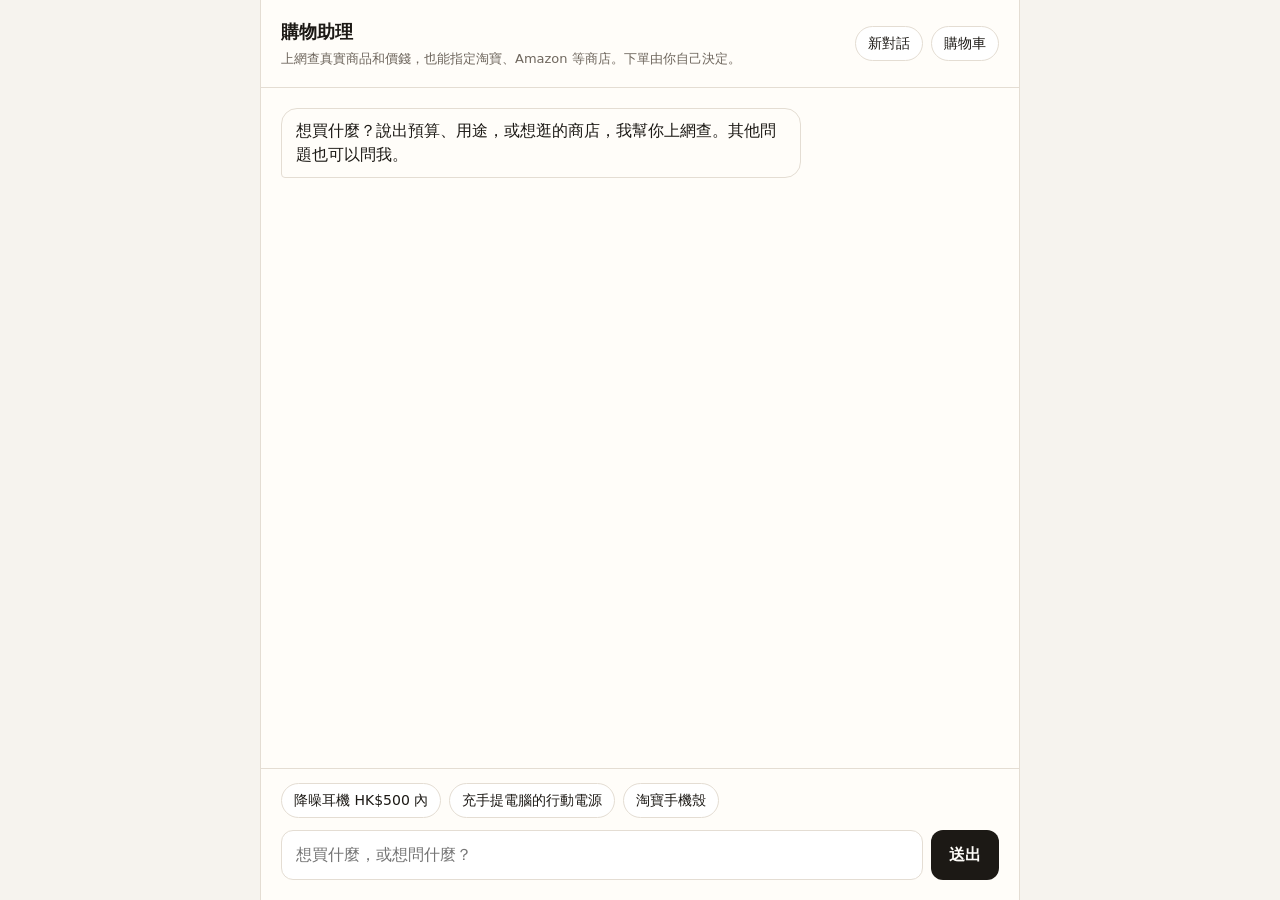
<file: web/index.html>
<!DOCTYPE html>
<html lang="zh-Hant">
  <head>
    <meta charset="UTF-8" />
    <meta name="viewport" content="width=device-width, initial-scale=1" />
    <title>購物助理</title>
    <link rel="stylesheet" href="styles.css" />
  </head>
  <body>
    <main class="chat">
      <header class="chat-header">
        <div>
          <h1>購物助理</h1>
          <p class="sub">上網查真實商品和價錢，也能指定淘寶、Amazon 等商店。下單由你自己決定。</p>
        </div>
        <div class="header-actions">
          <button type="button" id="new-chat" class="pill">新對話</button>
          <a id="cart-link" class="pill" href="cart.html">購物車<span id="cart-count"></span></a>
        </div>
      </header>
      <ol id="messages" class="messages" aria-live="polite"></ol>
      <footer class="dock">
        <div class="examples" id="examples">
          <button type="button" class="pill" data-prompt="HK$500 以內，通勤用的降噪耳機">降噪耳機 HK$500 內</button>
          <button type="button" class="pill" data-prompt="可以充手提電腦的行動電源">充手提電腦的行動電源</button>
          <button type="button" class="pill" data-prompt="淘寶上的 iPhone 16 手機殼">淘寶手機殼</button>
        </div>
        <form id="composer" class="composer">
          <label class="sr-only" for="message">訊息</label>
          <input id="message" name="message" type="text" autocomplete="off" placeholder="想買什麼，或想問什麼？" />
          <button type="submit" id="send">送出</button>
          <button type="button" id="stop" hidden>停止</button>
        </form>
      </footer>
    </main>
    <script src="cart-store.js"></script>
    <script src="app.js"></script>
  </body>
</html>
</file>
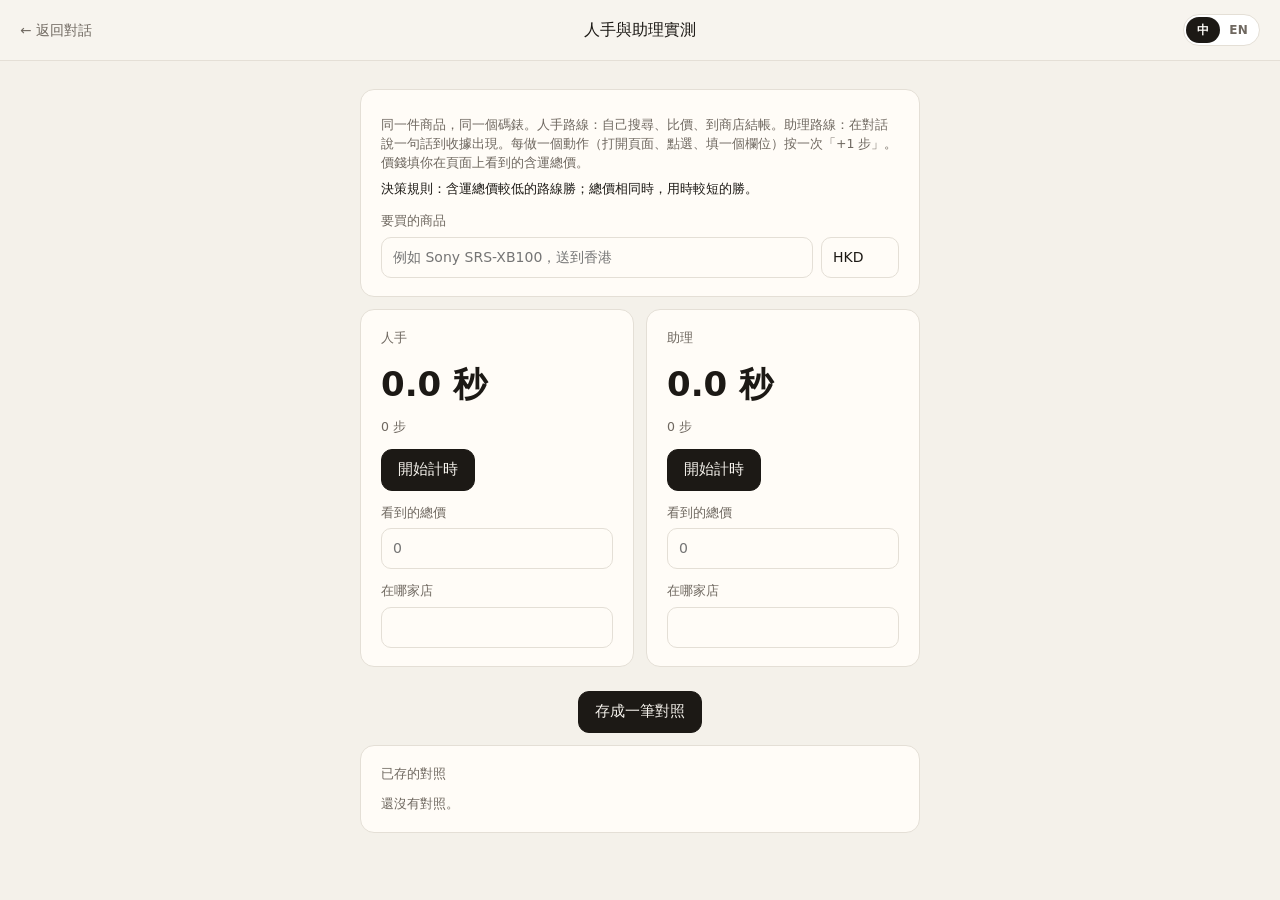
<file: web/static/compare.html>
<!DOCTYPE html>
<html lang="zh-Hant">
  <head>
    <meta charset="UTF-8" />
    <meta name="viewport" content="width=device-width, initial-scale=1" />
    <title>人手與助理實測 · Hack U Shop</title>
    <link rel="icon" href="logo.svg" type="image/svg+xml" />
    <link rel="stylesheet" href="styles.css" />
    <link rel="stylesheet" href="pay-ui.css" />
    <link rel="stylesheet" href="compare.css" />
  </head>
  <body class="pay-body">
    <div class="pay-app">
      <header class="pay-bar">
        <a class="pay-back" href="./" data-i18n="payBackChat">← 返回對話</a>
        <h1 id="compare-title">人手與助理實測</h1>
        <div class="lang-switch" role="group" data-i18n-attr="aria-label:language" aria-label="語言">
          <button type="button" data-lang="zh" aria-pressed="true">中</button>
          <button type="button" data-lang="en" aria-pressed="false">EN</button>
        </div>
      </header>
      <main id="compare-root" class="pay-root"></main>
    </div>
    <script src="money.js"></script>
    <script src="i18n.js"></script>
    <script src="compare.js"></script>
  </body>
</html>
</file>
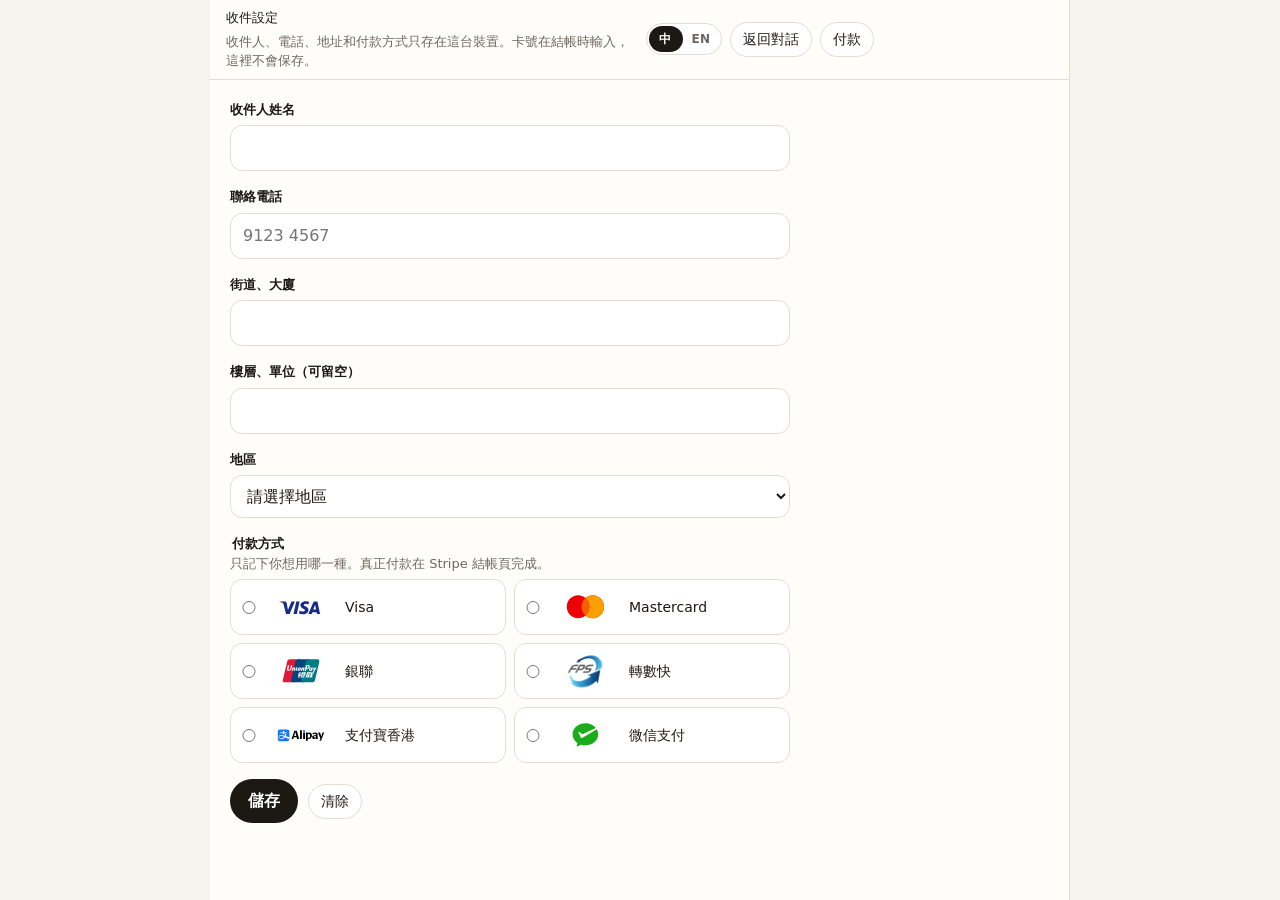
<file: web/static/settings.html>
<!DOCTYPE html>
<html lang="zh-Hant">
  <head>
    <meta charset="UTF-8" />
    <meta name="viewport" content="width=device-width, initial-scale=1" />
    <title>收件設定 · Hack U Shop</title>
    <link rel="icon" href="logo.svg" type="image/svg+xml" />
    <link rel="stylesheet" href="styles.css" />
    <link rel="stylesheet" href="cart.css" />
    <link rel="stylesheet" href="settings.css" />
  </head>
  <body>
    <main class="chat">
      <header class="chat-header">
        <div>
          <h1 data-i18n="settingsTitle">收件設定</h1>
          <p class="sub" data-i18n="settingsSub">收件人、電話、地址和付款方式只存在這台裝置。卡號在結帳時輸入，這裡不會保存。</p>
        </div>
        <div class="header-links">
          <div class="lang-switch" role="group" data-i18n-attr="aria-label:language" aria-label="語言">
            <button type="button" data-lang="zh" aria-pressed="true">中</button>
            <button type="button" data-lang="en" aria-pressed="false">EN</button>
          </div>
          <a class="pill" href="index.html" data-i18n="backChat">返回對話</a>
          <a class="pill" href="pay.html" data-i18n="payTitle">付款</a>
        </div>
      </header>
      <section class="cart">
        <form id="settings" class="settings">
          <label class="field">
            <span data-i18n="consignee">收件人姓名</span>
            <input id="consignee" name="consignee" type="text" maxlength="80" autocomplete="name" required />
          </label>
          <label class="field">
            <span data-i18n="contact">聯絡電話</span>
            <input id="phone" name="phone" type="tel" maxlength="24" inputmode="tel" autocomplete="tel" placeholder="9123 4567" required />
          </label>
          <label class="field">
            <span data-i18n="address1">街道、大廈</span>
            <input id="line1" name="line1" type="text" maxlength="120" autocomplete="address-line1" required />
          </label>
          <label class="field">
            <span data-i18n="address2">樓層、單位（可留空）</span>
            <input id="line2" name="line2" type="text" maxlength="120" autocomplete="address-line2" />
          </label>
          <label class="field">
            <span data-i18n="district">地區</span>
            <select id="district" name="district" autocomplete="address-level2" required></select>
          </label>
          <fieldset class="field">
            <legend data-i18n="payment">付款方式</legend>
            <p class="hint" data-i18n="paymentNote">只記下你想用哪一種。真正付款在 Stripe 結帳頁完成。</p>
            <div class="methods" id="methods"></div>
          </fieldset>
          <div class="settings-actions">
            <button type="submit" class="pay" data-i18n="saveSettings">儲存</button>
            <button type="button" id="clear" class="pill" data-i18n="clearSettings">清除</button>
            <p id="status" class="settings-status" role="status"></p>
          </div>
        </form>
      </section>
    </main>
    <script src="profile-store.js"></script>
    <script src="i18n.js"></script>
    <script src="settings.js"></script>
  </body>
</html>
</file>
<file: web/styles.css>
:root {
  color-scheme: light;
  --ink: #1c1915;
  --muted: #6f675e;
  --paper: #f6f3ee;
  --panel: #fffdf9;
  --line: #e4ddd3;
  --user: #1c1915;
  --user-text: #fffdf9;
  --agent: #fffdf9;
  --good: #2f6b3a;
}

* {
  box-sizing: border-box;
}

html,
body {
  height: 100%;
  margin: 0;
}

body {
  background: var(--paper);
  color: var(--ink);
  font: 16px/1.5 "Segoe UI", system-ui, -apple-system, "PingFang TC", "Noto Sans TC", sans-serif;
}

button {
  font: inherit;
}

.chat {
  display: flex;
  flex-direction: column;
  height: 100%;
  max-width: 760px;
  margin: 0 auto;
  background: var(--panel);
  border-left: 1px solid var(--line);
  border-right: 1px solid var(--line);
}

.chat-header {
  display: flex;
  align-items: center;
  justify-content: space-between;
  gap: 12px;
  padding: 18px 20px;
  border-bottom: 1px solid var(--line);
}

.header-actions {
  display: flex;
  flex-wrap: wrap;
  justify-content: flex-end;
  gap: 8px;
}

.chat-header h1 {
  margin: 0;
  font-size: 18px;
  font-weight: 650;
}

.sub {
  margin: 4px 0 0;
  color: var(--muted);
  font-size: 13px;
}

.pill {
  border: 1px solid var(--line);
  border-radius: 999px;
  padding: 6px 12px;
  background: #fff;
  color: var(--ink);
  font-size: 14px;
  text-decoration: none;
  cursor: pointer;
}

.pill:hover:not(:disabled) {
  border-color: var(--ink);
}

.pill:disabled {
  opacity: 0.45;
  cursor: default;
}

.messages {
  flex: 1;
  margin: 0;
  padding: 20px;
  list-style: none;
  overflow-y: auto;
  display: flex;
  flex-direction: column;
  gap: 12px;
}

.message {
  max-width: min(78%, 520px);
  padding: 10px 14px;
  border-radius: 16px;
  white-space: pre-wrap;
  overflow-wrap: anywhere;
}

.message.user {
  align-self: flex-end;
  background: var(--user);
  color: var(--user-text);
  border-bottom-right-radius: 4px;
}

.message.agent {
  align-self: flex-start;
  background: var(--agent);
  border: 1px solid var(--line);
  border-bottom-left-radius: 4px;
}

.message.turn {
  max-width: 100%;
  align-self: stretch;
  white-space: normal;
  display: flex;
  flex-direction: column;
  gap: 12px;
}

.status {
  display: flex;
  align-items: center;
  gap: 8px;
  margin: 0;
  color: var(--muted);
  font-size: 14px;
}

.status[hidden] {
  display: none;
}

.spinner {
  width: 14px;
  height: 14px;
  flex: none;
  border: 2px solid var(--line);
  border-top-color: var(--ink);
  border-radius: 50%;
  animation: spin 0.8s linear infinite;
}

.cards {
  display: grid;
  grid-template-columns: repeat(auto-fill, minmax(190px, 1fr));
  gap: 10px;
}

.cards:empty,
.text:empty {
  display: none;
}

.card {
  display: flex;
  flex-direction: column;
  border: 1px solid var(--line);
  border-radius: 14px;
  overflow: hidden;
  background: #fff;
  color: inherit;
  text-decoration: none;
  transition: border-color 0.15s, transform 0.15s;
  animation: rise 0.25s ease both;
}

a.card:hover {
  border-color: var(--ink);
  transform: translateY(-1px);
}

.card-wrap {
  display: flex;
  flex-direction: column;
  gap: 8px;
}

.add-cart {
  border: 1px solid var(--line);
  border-radius: 10px;
  padding: 7px 0;
  background: #fff;
  color: var(--ink);
  font: inherit;
  font-size: 14px;
  font-weight: 600;
  cursor: pointer;
}

.add-cart:hover {
  border-color: var(--ink);
}

.pic {
  position: relative;
  aspect-ratio: 4 / 3;
  background: #fff;
  border-bottom: 1px solid var(--line);
}

.pic img {
  width: 100%;
  height: 100%;
  padding: 12px;
  object-fit: contain;
}

.badge {
  position: absolute;
  top: 8px;
  left: 8px;
  padding: 2px 8px;
  border-radius: 999px;
  background: var(--user);
  color: var(--user-text);
  font-size: 12px;
  font-weight: 600;
}

.info {
  flex: 1;
  padding: 10px 12px 4px;
}

.info p {
  margin: 0;
}

.name {
  display: -webkit-box;
  -webkit-line-clamp: 2;
  -webkit-box-orient: vertical;
  overflow: hidden;
  font-size: 14px;
  line-height: 1.4;
}

.price {
  margin-top: 6px !important;
  font-size: 18px;
  font-weight: 700;
}

.price.unknown {
  color: var(--muted);
  font-size: 14px;
  font-weight: 600;
}

.store {
  display: flex;
  flex-wrap: wrap;
  gap: 2px 8px;
  color: var(--muted);
  font-size: 13px;
}

.rating {
  white-space: nowrap;
}

.flag {
  margin-top: 6px !important;
  color: #8a3d2f;
  font-size: 12px;
}

.step.stop h2,
.turn.red .step h2 {
  color: #8a3d2f;
}

.turn.yellow .step h2 {
  color: #8a5a12;
}

.turn.green .step h2 {
  color: #2f6b4f;
}

.product,
.rail {
  margin-top: 6px;
}

.cart {
  flex: 1;
  overflow-y: auto;
  padding: 20px;
}

.cart-list {
  list-style: none;
  margin: 0;
  padding: 0;
  display: flex;
  flex-direction: column;
  gap: 12px;
}

.cart-row {
  display: grid;
  grid-template-columns: 72px 1fr auto;
  gap: 12px;
  align-items: center;
  padding: 12px;
  border: 1px solid var(--line);
  border-radius: 14px;
  background: #fff;
}

.cart-pic {
  width: 72px;
  height: 72px;
  object-fit: contain;
  background: #fff;
}

.cart-name {
  margin: 0;
  color: inherit;
  font-weight: 650;
  text-decoration: none;
}

.cart-total {
  margin: 16px 0 0;
  font-size: 18px;
  font-weight: 700;
}

.cart-group {
  margin-bottom: 20px;
  padding: 16px;
  border: 1px solid var(--line);
  border-radius: 18px;
  background: var(--panel);
}

.group-title {
  margin: 0 0 12px;
  font-size: 16px;
}

.group-foot {
  display: flex;
  align-items: center;
  justify-content: space-between;
  gap: 12px;
  margin-top: 14px;
}

.group-foot .cart-total {
  margin: 0;
}

.pay {
  padding: 10px 18px;
  border: 0;
  border-radius: 999px;
  background: var(--ink);
  color: #fff;
  font: inherit;
  font-weight: 650;
  cursor: pointer;
}

.pay:disabled {
  opacity: 0.4;
  cursor: not-allowed;
}

.pay-message:empty {
  display: none;
}

.pay-message {
  margin: 10px 0 0;
  color: #9a3412;
  font-size: 14px;
}

.notice,
.consent {
  margin: 0 0 14px;
  padding: 10px 14px;
  border-radius: 12px;
  font-size: 14px;
}

.notice.ok,
.consent.ok {
  background: #ecfdf3;
  color: #166534;
}

.notice.info {
  background: #f1efe9;
  color: var(--ink);
}

.notice.error,
.consent.off {
  background: #fef2f2;
  color: #991b1b;
}

.test-note {
  margin: 4px 0 0;
  color: var(--muted);
  font-size: 13px;
}

.empty {
  margin: 0;
  color: var(--muted);
}

.go {
  margin: 8px 12px 12px;
  padding: 7px 0;
  border-radius: 10px;
  background: var(--user);
  color: var(--user-text);
  font-size: 14px;
  font-weight: 600;
  text-align: center;
}

.ask {
  display: flex;
  flex-direction: column;
  gap: 14px;
  padding: 14px;
  border: 1px solid var(--line);
  border-radius: 14px;
  background: var(--paper);
  animation: rise 0.25s ease both;
}

.q {
  margin: 0;
  padding: 0;
  border: 0;
  min-width: 0;
}

.q legend {
  padding: 0;
  margin-bottom: 8px;
  font-weight: 650;
}

.hint {
  margin-left: 8px;
  color: var(--muted);
  font-size: 12px;
  font-weight: 400;
}

.opts {
  display: flex;
  flex-wrap: wrap;
  gap: 8px;
}

.opt {
  border: 1px solid var(--line);
  border-radius: 999px;
  padding: 7px 14px;
  background: #fff;
  color: var(--ink);
  font-size: 14px;
  cursor: pointer;
  transition: background 0.12s, color 0.12s, border-color 0.12s;
}

.opt:hover:not(:disabled) {
  border-color: var(--ink);
}

.opt[aria-pressed="true"] {
  background: var(--user);
  border-color: var(--user);
  color: var(--user-text);
}

.ask-foot {
  display: flex;
  flex-wrap: wrap;
  align-items: center;
  gap: 8px;
}

.ask-note {
  flex: 1;
  min-width: 160px;
  border: 1px solid var(--line);
  border-radius: 10px;
  padding: 8px 12px;
  font: inherit;
  font-size: 14px;
  color: inherit;
  background: #fff;
}

.ask-note:focus {
  outline: 2px solid var(--ink);
  outline-offset: 1px;
}

.ask-actions {
  display: flex;
  gap: 8px;
  margin-left: auto;
}

.ask-send {
  border: 0;
  border-radius: 999px;
  padding: 7px 16px;
  background: var(--user);
  color: var(--user-text);
  font-size: 14px;
  font-weight: 600;
  cursor: pointer;
}

.ask-send:disabled,
.ask.closed .opt:not([aria-pressed="true"]) {
  opacity: 0.45;
  cursor: default;
}

.opts .pill {
  margin-left: auto;
  color: var(--muted);
}

.ask.closed .opt,
.ask.closed .pill {
  cursor: default;
}

.ask.closed .opts .pill {
  display: none;
}

.ask.closed .ask-foot {
  display: none;
}

.text p {
  margin: 0;
}

.text p + p {
  margin-top: 8px;
}

.text a {
  color: inherit;
  text-underline-offset: 3px;
}

.error {
  margin: 0 0 8px;
  color: #8a3d2f;
}

.note {
  margin: 0;
  color: var(--muted);
  font-size: 13px;
}

.dock {
  border-top: 1px solid var(--line);
  padding: 14px 20px 20px;
}

.examples {
  display: flex;
  flex-wrap: wrap;
  gap: 8px;
}

.composer {
  display: flex;
  gap: 8px;
  margin-top: 12px;
}

.composer input {
  flex: 1;
  min-width: 0;
  border: 1px solid var(--line);
  border-radius: 12px;
  padding: 12px 14px;
  font: inherit;
  color: inherit;
  background: #fff;
}

.composer input:focus {
  outline: 2px solid var(--ink);
  outline-offset: 1px;
}

.composer button {
  border: 0;
  border-radius: 12px;
  padding: 0 18px;
  background: var(--user);
  color: var(--user-text);
  font-weight: 600;
  cursor: pointer;
}

.composer button[hidden] {
  display: none;
}

#stop {
  background: #fff;
  color: var(--ink);
  border: 1px solid var(--line);
}

.sr-only {
  position: absolute;
  width: 1px;
  height: 1px;
  padding: 0;
  margin: -1px;
  overflow: hidden;
  clip: rect(0, 0, 0, 0);
  white-space: nowrap;
  border: 0;
}

@keyframes spin {
  to {
    transform: rotate(360deg);
  }
}

@keyframes rise {
  from {
    opacity: 0;
    transform: translateY(4px);
  }
}

@media (max-width: 640px) {
  .chat {
    border: 0;
  }

  .chat-header,
  .messages,
  .dock {
    padding-left: 14px;
    padding-right: 14px;
  }

  .message {
    max-width: 88%;
  }

  .cards {
    grid-template-columns: 1fr;
    gap: 8px;
  }

  .card {
    display: grid;
    grid-template-columns: 92px 1fr;
    grid-template-rows: 1fr auto;
  }

  .pic {
    grid-row: 1 / 3;
    aspect-ratio: auto;
    border-bottom: 0;
    border-right: 1px solid var(--line);
  }

  .pic img {
    position: absolute;
    inset: 0;
    padding: 8px;
  }

  .badge {
    top: 6px;
    left: 6px;
    font-size: 11px;
  }

  .info {
    padding: 10px 12px 0;
  }

  .price {
    margin-top: 4px !important;
    font-size: 17px;
  }

  .go {
    justify-self: start;
    margin: 8px 12px 10px;
    padding: 5px 12px;
    font-size: 13px;
  }
}

@media (prefers-reduced-motion: reduce) {
  *,
  *::before,
  *::after {
    animation: none !important;
    transition: none !important;
  }
}
</file>
<file: web/static/styles.css>
:root {
  color-scheme: light;
  --ink: #1c1915;
  --muted: #6f675e;
  --paper: #f6f3ee;
  --panel: #fffdf9;
  --line: #e4ddd3;
  --user: #1c1915;
  --user-text: #fffdf9;
  --agent: #fffdf9;
  --good: #2f6b3a;
  --accent: #f2b84b;
  --ease: cubic-bezier(0.2, 0.8, 0.2, 1);
  --shadow: 0 1px 2px rgba(28, 25, 21, 0.04), 0 8px 24px rgba(28, 25, 21, 0.06);
  --side: 280px;
}

* {
  box-sizing: border-box;
}

html,
body {
  height: 100%;
  margin: 0;
}

body {
  background: var(--paper);
  color: var(--ink);
  font: 16px/1.5 "Segoe UI", system-ui, -apple-system, "PingFang TC", "Noto Sans TC", sans-serif;
}

button {
  font: inherit;
}

.app {
  display: grid;
  grid-template-columns: var(--side) minmax(0, 1fr) var(--side);
  height: 100dvh;
  min-height: 100%;
  overflow: hidden;
  background: var(--panel);
  transition: grid-template-columns 0.42s var(--ease);
}

[hidden] {
  display: none !important;
}

.side {
  display: flex;
  flex-direction: column;
  gap: 12px;
  min-width: 0;
  min-height: 0;
  padding: 14px 12px;
  background: var(--paper);
  overflow: hidden;
}

.side h1 {
  margin: 0;
  font-size: 16px;
  font-weight: 700;
  letter-spacing: 0.01em;
  line-height: 1.2;
}

.narrow-title {
  display: none !important;
}

.brand {
  display: flex;
  align-items: center;
  gap: 10px;
  min-width: 0;
  color: inherit;
  text-decoration: none;
}

.brand h1 {
  margin: 0;
  font-size: 16px;
  font-weight: 700;
  letter-spacing: 0.01em;
}

.brand-text {
  display: flex;
  flex-direction: column;
  min-width: 0;
}

.brand-sub {
  color: var(--muted);
  font-size: 11.5px;
  letter-spacing: 0.03em;
}

.logo {
  flex: none;
  border-radius: 9px;
  box-shadow: 0 2px 6px rgba(28, 25, 21, 0.18);
  transition: transform 0.35s var(--ease);
}

.brand:hover .logo {
  transform: rotate(-8deg) scale(1.06);
}

.brand-row {
  display: flex;
  align-items: center;
  justify-content: space-between;
  gap: 8px;
  padding: 2px 4px 4px;
}

.lang-switch {
  display: inline-flex;
  flex: none;
  margin-left: auto;
  padding: 2px;
  border: 1px solid var(--line);
  border-radius: 999px;
  background: #fff;
}

.lang-switch button {
  min-width: 34px;
  height: 26px;
  padding: 0 9px;
  border: 0;
  border-radius: 999px;
  background: transparent;
  color: var(--muted);
  font: inherit;
  font-size: 12px;
  font-weight: 600;
  letter-spacing: 0.02em;
  cursor: pointer;
  transition: background 0.2s var(--ease), color 0.2s;
}

.lang-switch button:hover {
  color: var(--ink);
}

.lang-switch button[aria-pressed="true"] {
  background: var(--ink);
  color: var(--user-text);
}

.icon-btn {
  display: grid;
  place-items: center;
  width: 32px;
  height: 32px;
  padding: 0;
  border: 1px solid var(--line);
  border-radius: 9px;
  background: #fff;
  color: var(--ink);
  cursor: pointer;
  transition: border-color 0.15s, transform 0.15s var(--ease), background 0.15s;
}

.icon-btn:hover {
  border-color: var(--ink);
}

.icon-btn:active {
  transform: scale(0.92);
}

.icon-btn svg {
  width: 16px;
  height: 16px;
}

.drawer-close,
.menu-btn,
.fold-chats {
  display: none;
}

.drawer-close {
  margin-left: auto;
  border-color: transparent;
  background: transparent;
}

.new-chat-btn {
  display: flex;
  align-items: center;
  justify-content: center;
  gap: 8px;
  height: 40px;
  padding: 0 14px;
  border: 0;
  border-radius: 12px;
  background: var(--ink);
  color: var(--user-text);
  font-size: 14px;
  font-weight: 650;
  cursor: pointer;
  box-shadow: 0 1px 2px rgba(28, 25, 21, 0.2), 0 4px 12px rgba(28, 25, 21, 0.12);
  transition: transform 0.2s var(--ease), box-shadow 0.2s var(--ease);
}

.new-chat-btn:hover {
  transform: translateY(-1px);
  box-shadow: 0 2px 4px rgba(28, 25, 21, 0.2), 0 8px 18px rgba(28, 25, 21, 0.16);
}

.new-chat-btn:active {
  transform: scale(0.98);
}

.new-chat-btn svg {
  width: 16px;
  height: 16px;
  transition: transform 0.3s var(--ease);
}

.new-chat-btn:hover svg {
  transform: rotate(90deg);
}

.chat-search {
  display: flex;
  align-items: center;
  gap: 8px;
  height: 36px;
  padding: 0 10px;
  border: 1px solid var(--line);
  border-radius: 10px;
  background: #fff;
  color: var(--muted);
  cursor: text;
  transition: border-color 0.15s, box-shadow 0.15s;
}

.chat-search:focus-within {
  border-color: var(--ink);
  box-shadow: 0 0 0 3px rgba(28, 25, 21, 0.06);
}

.chat-search svg {
  flex: none;
  width: 15px;
  height: 15px;
}

.chat-search input {
  flex: 1;
  min-width: 0;
  border: 0;
  outline: 0;
  background: transparent;
  color: var(--ink);
  font: inherit;
  font-size: 13px;
}

.chat-list {
  flex: 1;
  min-height: 0;
  margin: 0 -4px;
  padding: 0 4px 8px;
  overflow-y: auto;
  list-style: none;
  scrollbar-width: thin;
  scrollbar-color: var(--line) transparent;
}

.chat-group {
  padding: 14px 10px 4px;
  color: var(--muted);
  font-size: 11px;
  font-weight: 650;
  letter-spacing: 0.06em;
  list-style: none;
}

.chat-group:first-child {
  padding-top: 2px;
}

.chat-empty {
  padding: 10px;
  color: var(--muted);
  font-size: 12.5px;
  line-height: 1.5;
  list-style: none;
}

.chat-row {
  list-style: none;
  margin-bottom: 1px;
}

.chat-row.enter {
  animation: row-in 0.35s var(--ease) both;
  animation-delay: calc(var(--i, 0) * 35ms);
}

.chat-row.leaving {
  animation: row-out 0.2s ease forwards;
}

.chat-bar {
  --row-bg: var(--paper);
  position: relative;
  display: flex;
  align-items: center;
  min-height: 36px;
  border-radius: 9px;
  background: var(--row-bg);
  transition: background 0.15s;
}

.chat-bar:hover {
  --row-bg: #ece8e1;
}

.chat-bar.current {
  --row-bg: #fff;
  box-shadow: inset 0 0 0 1px var(--line), 0 1px 2px rgba(28, 25, 21, 0.05);
}

.chat-bar.current::before {
  content: "";
  position: absolute;
  left: 0;
  top: 9px;
  bottom: 9px;
  width: 3px;
  border-radius: 0 3px 3px 0;
  background: var(--ink);
  animation: grow-y 0.3s var(--ease) both;
}

.chat-open {
  flex: 1;
  min-width: 0;
  margin: 0;
  padding: 8px 10px 8px 12px;
  border: 0;
  background: transparent;
  color: var(--ink);
  font: inherit;
  font-size: 13.5px;
  text-align: left;
  cursor: pointer;
}

.chat-title {
  display: block;
  overflow: hidden;
  text-overflow: ellipsis;
  white-space: nowrap;
}

.chat-bar.current .chat-open {
  font-weight: 650;
}

.chat-tools {
  position: absolute;
  top: 50%;
  right: 4px;
  display: flex;
  padding-left: 20px;
  background: linear-gradient(to right, transparent, var(--row-bg) 18px);
  opacity: 0;
  pointer-events: none;
  transform: translate(4px, -50%);
  transition: opacity 0.15s, transform 0.2s var(--ease);
}

.chat-bar:hover .chat-tools,
.chat-bar:focus-within .chat-tools {
  opacity: 1;
  pointer-events: auto;
  transform: translate(0, -50%);
}

.chat-tool {
  display: grid;
  place-items: center;
  width: 26px;
  height: 26px;
  padding: 0;
  border: 0;
  border-radius: 7px;
  background: transparent;
  color: var(--muted);
  cursor: pointer;
  transition: background 0.15s, color 0.15s, transform 0.15s var(--ease);
}

.chat-tool:hover {
  background: rgba(28, 25, 21, 0.07);
  color: var(--ink);
}

.chat-tool:active {
  transform: scale(0.9);
}

.chat-tool svg {
  width: 14px;
  height: 14px;
}

.chat-tool.pinned {
  color: var(--ink);
}

.chat-tool.pinned svg path {
  fill: currentColor;
}

.chat-bar.confirm {
  --row-bg: #fff3ef;
  gap: 6px;
  padding: 4px 4px 4px 12px;
  box-shadow: inset 0 0 0 1px #f1c8bb;
  animation: fade-in 0.2s ease both;
}

.chat-confirm-text {
  flex: 1;
  color: #8a2d1a;
  font-size: 12.5px;
  font-weight: 600;
}

.chat-confirm-yes,
.chat-confirm-no {
  padding: 4px 10px;
  border-radius: 7px;
  font-size: 12px;
  font-weight: 650;
  cursor: pointer;
}

.chat-confirm-yes {
  border: 0;
  background: #c2412d;
  color: #fff;
}

.chat-confirm-no {
  border: 1px solid var(--line);
  background: #fff;
  color: var(--ink);
}

.chat-rename {
  flex: 1;
  min-width: 0;
  margin: 2px;
  border: 1px solid var(--ink);
  border-radius: 8px;
  padding: 6px 8px;
  font: inherit;
  font-size: 13px;
}

.side-links {
  display: flex;
  flex-direction: column;
  gap: 1px;
  padding-top: 8px;
  border-top: 1px solid var(--line);
}

.side-links a {
  display: flex;
  align-items: center;
  gap: 10px;
  padding: 8px 10px;
  border-radius: 9px;
  color: var(--ink);
  font-size: 13.5px;
  text-decoration: none;
  transition: background 0.15s;
}

.side-links a:hover {
  background: #ece8e1;
}

.side-links svg {
  width: 16px;
  height: 16px;
  color: var(--muted);
  transition: color 0.15s, transform 0.2s var(--ease);
}

.lang-row {
  display: flex;
  align-items: center;
  gap: 10px;
  padding: 4px 4px 2px 10px;
  color: var(--ink);
  font-size: 13.5px;
}

.side-links a:hover svg {
  color: var(--ink);
  transform: scale(1.08);
}

/* Cart panel */

.side-cart {
  flex: 1;
  min-height: 0;
  margin: 0;
  padding: 2px 0 2px 4px;
  overflow-y: scroll;
  scrollbar-width: thin;
  scrollbar-color: var(--line) transparent;
}

.side-cart::-webkit-scrollbar {
  width: 8px;
}

.side-cart::-webkit-scrollbar-thumb {
  background: var(--line);
  border-radius: 8px;
}

.side.cart-panel,
.cart-slide {
  background: var(--panel);
}

.side.cart-panel {
  padding-right: 0;
}

.cart-panel {
  position: relative;
  width: auto;
  min-width: 0;
  background: var(--panel);
}

.cart-toggle-wrap {
  position: relative;
  display: flex;
  align-items: center;
}

.cart-toggle-count {
  display: none;
  place-items: center;
  min-width: 16px;
  height: 16px;
  padding: 0 4px;
  border-radius: 999px;
  background: var(--ink);
  color: var(--user-text);
  font-size: 10px;
  font-weight: 700;
  font-variant-numeric: tabular-nums;
}

.app:has(.cart-panel.collapsed) .cart-toggle-count:not([hidden]) {
  display: grid;
  position: absolute;
  top: -3px;
  right: -3px;
}

.cart-slide {
  position: relative;
  z-index: 1;
  display: flex;
  flex: 1;
  flex-direction: column;
  gap: 12px;
  align-self: stretch;
  width: auto;
  min-width: 0;
  min-height: 0;
  transition: transform 0.42s var(--ease);
}

.cart-panel.collapsed .cart-slide {
  transform: translateX(calc(var(--side) + 20px));
  pointer-events: none;
}

.cart-head {
  display: flex;
  align-items: center;
  gap: 10px;
  min-height: 32px;
  padding: 0 12px;
}

.cart-head h2 {
  margin: 0;
  color: var(--ink);
  font-size: 15px;
  font-weight: 560;
}

.cart-mark {
  position: relative;
  z-index: 1;
  display: grid;
  place-items: center;
  width: 32px;
  height: 32px;
  padding: 0;
  border: 0;
  border-radius: 8px;
  background: transparent;
  color: var(--muted);
  cursor: pointer;
}

.cart-mark svg {
  width: 16px;
  height: 16px;
}

.count-badge {
  display: grid;
  place-items: center;
  min-width: 18px;
  height: 18px;
  padding: 0 5px;
  border-radius: 999px;
  background: var(--ink);
  color: var(--user-text);
  font-size: 11px;
  font-weight: 600;
  font-variant-numeric: tabular-nums;
}

.cart-mark.pulse,
.cart-mark.bounce {
  animation: cart-bounce 0.45s var(--ease);
}

.count-badge.pulse,
#cart-link.pulse {
  animation: pop 0.4s var(--ease);
}

.side-mandate {
  display: flex;
  align-items: center;
  gap: 8px;
  margin: 0 12px;
  padding: 8px 2px;
  border: 0;
  border-bottom: 1px solid var(--line);
  border-radius: 0;
  background: transparent;
  color: var(--muted);
  text-decoration: none;
}

.side-mandate:hover {
  color: var(--ink);
}

.mandate-body {
  display: flex;
  flex: 1;
  flex-direction: column;
  min-width: 0;
  font-size: 12px;
  line-height: 1.45;
}

.mandate-body strong {
  color: inherit;
  font-size: 12.5px;
  font-weight: 560;
}

.side-mandate.ok strong {
  color: var(--ink);
}

.side-mandate.missing strong {
  color: var(--ink);
}

.cart-empty {
  display: flex;
  flex-direction: column;
  align-items: flex-start;
  gap: 6px;
  padding: 20px 12px;
  color: var(--muted);
  font-size: 12.5px;
  line-height: 1.5;
}

.cart-empty strong {
  color: var(--ink);
  font-size: 14px;
  font-weight: 560;
}

.cart-empty p {
  margin: 0;
  max-width: 240px;
}

.side-cart-list {
  display: flex;
  flex-direction: column;
  gap: 0;
  margin: 0;
  padding: 0 8px 0 0;
  list-style: none;
}

.side-cart-item {
  display: grid;
  grid-template-columns: 48px minmax(0, 1fr);
  gap: 10px;
  align-items: start;
  padding: 10px 4px 12px;
  border: 0;
  border-bottom: 1px solid var(--line);
  border-radius: 0;
  background: transparent;
}

.side-cart-item:hover {
  background: transparent;
}

.side-cart-item.mentioned {
  background: transparent;
}

.side-cart-item.fresh {
  animation: slide-in 0.45s var(--ease) both;
}

.side-cart-item.leaving {
  animation: row-out 0.22s ease forwards;
}

.side-cart-pic {
  width: 48px;
  height: 48px;
  padding: 3px;
  border: 1px solid var(--line);
  border-radius: 8px;
  background: #fff;
  object-fit: contain;
}

.side-cart-pic.missing {
  display: block;
  background: repeating-linear-gradient(45deg, #faf7f2, #faf7f2 6px, #f3efe8 6px, #f3efe8 12px);
}

.side-cart-body {
  min-width: 0;
}

.side-cart-top {
  display: flex;
  align-items: flex-start;
  gap: 8px;
}

.side-cart-top .side-cart-name {
  flex: 1;
}

.mention-btn {
  display: grid;
  flex: none;
  place-items: center;
  width: 28px;
  height: 28px;
  padding: 0;
  border: 0;
  border-radius: 8px;
  background: transparent;
  color: var(--muted);
  cursor: pointer;
}

.mention-btn svg {
  width: 14px;
  height: 14px;
}

.mention-btn:hover {
  color: var(--ink);
  background: #f3efe6;
}

.mention-btn.on {
  color: var(--ink);
  background: #efeae1;
}

.side-cart-name {
  display: -webkit-box;
  margin: 0;
  overflow: hidden;
  color: var(--ink);
  font-size: 13px;
  font-weight: 650;
  line-height: 1.35;
  text-decoration: none;
  -webkit-box-orient: vertical;
  -webkit-line-clamp: 2;
}

a.side-cart-name:hover {
  text-decoration: underline;
}

.side-cart-meta {
  margin: 2px 0 8px;
  overflow: hidden;
  color: var(--muted);
  font-size: 11.5px;
  text-overflow: ellipsis;
  white-space: nowrap;
}

.side-cart-foot {
  display: flex;
  align-items: center;
  flex-wrap: wrap;
  gap: 8px;
}

.cart-remove {
  margin-left: auto;
  padding: 0;
  border: 0;
  background: none;
  color: var(--muted);
  font: inherit;
  font-size: 12px;
  cursor: pointer;
}

.cart-remove:hover {
  color: var(--bad, #9a3b2f);
}

.side-cart-price {
  font-size: 13.5px;
  font-variant-numeric: tabular-nums;
  white-space: nowrap;
}

.qty-step {
  display: inline-flex;
  align-items: center;
  padding: 2px;
  border: 1px solid var(--line);
  border-radius: 999px;
  background: #faf8f4;
}

.qty-btn {
  display: grid;
  place-items: center;
  width: 24px;
  height: 24px;
  padding: 0;
  border: 0;
  border-radius: 999px;
  background: transparent;
  color: var(--ink);
  font: inherit;
  font-size: 15px;
  line-height: 1;
  cursor: pointer;
  transition: background 0.15s, color 0.15s, transform 0.15s var(--ease);
}

.qty-btn:disabled {
  opacity: 0.35;
  cursor: default;
}

.qty-btn:hover:not(:disabled) {
  background: #fff;
}

.qty-btn:active {
  transform: scale(0.88);
}

.qty-btn.qty-remove {
  color: var(--muted);
}

.qty-btn.qty-remove:hover {
  color: #c2412d;
}

.qty-btn svg {
  width: 13px;
  height: 13px;
}

.qty-count {
  min-width: 22px;
  font-size: 12.5px;
  font-weight: 700;
  font-variant-numeric: tabular-nums;
  text-align: center;
}

.cart-panel .side-pay {
  margin: auto 12px 8px;
}

.side-pay {
  display: flex;
  flex-direction: column;
  gap: 10px;
  padding: 12px 0 4px;
  border: 0;
  border-top: 1px solid var(--line);
  border-radius: 0;
  background: var(--panel);
}

.sum-row {
  display: flex;
  align-items: baseline;
  justify-content: space-between;
  gap: 8px;
}

.sum-label {
  color: var(--muted);
  font-size: 12.5px;
}

.side-total {
  display: inline-block;
  font-size: 16px;
  font-weight: 560;
  font-variant-numeric: tabular-nums;
}

.side-total.tick {
  animation: tick 0.45s var(--ease);
}

.checkout-btn {
  display: flex;
  align-items: center;
  justify-content: center;
  gap: 8px;
  height: 42px;
  border-radius: 11px;
  background: var(--ink);
  color: var(--user-text);
  font-size: 14.5px;
  font-weight: 560;
  text-decoration: none;
}

.checkout-btn:hover {
  background: #2a2621;
}

.checkout-btn svg {
  width: 16px;
  height: 16px;
}

.pay-note {
  display: flex;
  align-items: center;
  justify-content: center;
  gap: 6px;
  margin: 0;
  color: var(--muted);
  font-size: 11.5px;
}

.pay-note svg {
  width: 13px;
  height: 13px;
}

.scrim {
  position: fixed;
  inset: 0;
  z-index: 30;
  background: rgba(28, 25, 21, 0.32);
  backdrop-filter: blur(2px);
  animation: fade-in 0.2s ease both;
}

/* Card numbers, answer references, and the recommended card */

.card-num {
  position: absolute;
  top: 6px;
  left: 6px;
  z-index: 2;
  display: grid;
  place-items: center;
  width: 20px;
  height: 20px;
  border: 1px solid var(--line);
  border-radius: 999px;
  background: rgba(255, 255, 255, 0.94);
  color: var(--ink);
  font-size: 10.5px;
  font-weight: 750;
  pointer-events: none;
  box-shadow: 0 1px 3px rgba(28, 25, 21, 0.08);
  transition: background 0.2s, border-color 0.2s;
}

.pick-badge {
  position: absolute;
  top: 6px;
  right: 6px;
  z-index: 2;
  display: inline-flex;
  align-items: center;
  gap: 4px;
  padding: 3px 9px 3px 7px;
  border-radius: 999px;
  background: var(--ink);
  color: var(--user-text);
  font-size: 11px;
  font-weight: 700;
  pointer-events: none;
  box-shadow: 0 2px 8px rgba(28, 25, 21, 0.2);
  animation: pop 0.45s var(--ease) both;
}

.pick-badge::before {
  content: "✦";
  color: var(--accent);
}

.card-wrap.picked .card {
  border-color: var(--accent);
  box-shadow: 0 0 0 3px rgba(242, 184, 75, 0.25);
}

.card-wrap.picked .card-num {
  border-color: var(--accent);
  background: var(--accent);
}

.card-wrap.linked .card {
  border-color: var(--ink);
  box-shadow: var(--shadow);
  transform: translateY(-3px);
}

.card-wrap.flash .card {
  animation: flash 1.1s ease;
}

.cart-panel.flash {
  animation: panel-flash 1.2s ease;
}

@keyframes panel-flash {
  0%,
  100% {
    box-shadow: inset 0 0 0 0 rgba(242, 184, 75, 0);
  }
  30% {
    box-shadow: inset 0 0 0 3px rgba(242, 184, 75, 0.7);
  }
}

.ref {
  padding: 0 3px;
  border-radius: 5px;
  background: rgba(242, 184, 75, 0.2);
  font-weight: 650;
  cursor: pointer;
  transition: background 0.15s;
}

.ref:hover {
  background: rgba(242, 184, 75, 0.45);
}

.money {
  font-weight: 700;
  font-variant-numeric: tabular-nums;
}


.chat {
  display: flex;
  flex-direction: column;
  height: 100%;
  min-width: 0;
  min-height: 0;
  max-width: none;
  margin: 0;
  background: var(--panel);
  border-right: 1px solid var(--line);
}

.app > .chat {
  border-left: 0;
}

body > .chat {
  max-width: 860px;
  min-height: 100%;
  height: auto;
  margin: 0 auto;
}

.chat-header {
  position: relative;
  display: flex;
  align-items: center;
  justify-content: space-between;
  gap: 12px;
  min-height: 48px;
  padding: 8px 16px;
  border-bottom: 1px solid var(--line);
}

.header-rail {
  display: flex;
  align-items: center;
  flex: 0 0 40px;
  width: 40px;
  min-width: 40px;
  max-width: 40px;
}

.header-trail {
  justify-content: flex-end;
}

.rail-btn {
  display: grid;
  place-items: center;
  width: 32px;
  height: 32px;
  padding: 0;
  border: 0;
  border-radius: 8px;
  background: transparent;
  color: var(--muted);
  cursor: pointer;
}

.rail-btn:hover {
  color: var(--ink);
  background: var(--paper);
}

.rail-btn svg {
  width: 16px;
  height: 16px;
}

.rail-btn.fold-chats,
.rail-btn.menu-btn {
  display: none;
}

.app:has(.cart-panel.collapsed) > .chat {
  border-right: 0;
}

.menu-btn,
.header-actions {
  position: relative;
  z-index: 1;
}

.chat-heading {
  flex: 1;
  min-width: 0;
  text-align: center;
  pointer-events: none;
}

#chat-title {
  margin: 0;
  overflow: hidden;
  color: #5c564e;
  font-size: 13px;
  font-weight: 550;
  letter-spacing: 0.01em;
  line-height: 1.3;
  text-align: center;
  text-overflow: ellipsis;
  white-space: nowrap;
}

.header-actions {
  display: flex;
  flex-wrap: wrap;
  justify-content: flex-end;
  gap: 8px;
}

.chat-header h1 {
  margin: 0;
  font-size: 13px;
  font-weight: 550;
}

.sub {
  margin: 4px 0 0;
  color: var(--muted);
  font-size: 13px;
}

.pill {
  border: 1px solid var(--line);
  border-radius: 999px;
  padding: 6px 12px;
  background: #fff;
  color: var(--ink);
  font-size: 14px;
  text-decoration: none;
  cursor: pointer;
}

.pill:hover:not(:disabled) {
  border-color: var(--ink);
}

.pill:disabled {
  opacity: 0.45;
  cursor: default;
}

.cart-link {
  position: relative;
  display: inline-flex;
  align-items: center;
  gap: 6px;
}

.cart-link-mark {
  display: none;
  width: 18px;
  height: 18px;
}

.cart-link-count:empty {
  display: none;
}

.feed {
  position: relative;
  display: flex;
  flex: 1;
  min-height: 0;
}

.messages {
  flex: 1;
  margin: 0;
  padding: 24px 20px;
  list-style: none;
  overflow-y: auto;
  display: flex;
  flex-direction: column;
  gap: 12px;
}

.message {
  max-width: min(78%, 520px);
  padding: 10px 14px;
  border-radius: 16px;
  white-space: pre-wrap;
  overflow-wrap: anywhere;
  animation: msg-in 0.4s var(--ease) both;
}

.message.user {
  align-self: flex-end;
  background: var(--user);
  color: var(--user-text);
  border-bottom-right-radius: 4px;
  transform-origin: bottom right;
  animation-name: msg-in-user;
}

.message.agent {
  align-self: flex-start;
  background: var(--agent);
  border: 1px solid var(--line);
  border-bottom-left-radius: 4px;
}

.message.turn {
  max-width: 100%;
  align-self: stretch;
  white-space: normal;
  display: flex;
  flex-direction: column;
  gap: 12px;
}

.cards {
  display: grid;
  grid-template-columns: repeat(var(--n, 5), minmax(0, 1fr));
  gap: 8px;
  align-items: stretch;
}

.cards:empty,
.text:empty {
  display: none;
}

.card {
  display: flex;
  flex-direction: column;
  flex: 1;
  width: 100%;
  height: 100%;
  border: 1px solid var(--line);
  border-radius: 12px;
  overflow: hidden;
  background: #fff;
  color: inherit;
  text-decoration: none;
  transition: border-color 0.2s, transform 0.25s var(--ease), box-shadow 0.25s;
}

a.card:hover {
  border-color: var(--ink);
  transform: translateY(-3px);
  box-shadow: var(--shadow);
}

a.card:hover .pic img {
  transform: scale(1.04);
}

.card-wrap {
  position: relative;
  display: flex;
  height: 100%;
  min-width: 0;
  animation: card-in 0.5s var(--ease) both;
  animation-delay: calc(var(--i, 0) * 70ms);
}

.card-wrap.settled {
  animation: none;
}

.card-foot {
  display: flex;
  align-items: center;
  gap: 8px;
  margin-top: auto;
  padding: 6px 8px 8px;
}

.cart-controls {
  position: static;
  z-index: 2;
  display: flex;
  flex: none;
  align-items: center;
  gap: 4px;
}

.add-cart {
  display: grid;
  place-items: center;
  width: 24px;
  height: 24px;
  padding: 0;
  border: 0;
  border-radius: 999px;
  background: var(--user);
  color: var(--user-text);
  cursor: pointer;
  transition: transform 0.2s var(--ease), background 0.2s;
}

.add-cart:hover {
  transform: scale(1.12);
}

.add-cart svg {
  width: 16px;
  height: 16px;
}

.add-cart.added {
  background: #2f6b4f;
}

.add-cart.bounce {
  animation: cart-bounce 0.4s ease;
}

@keyframes cart-bounce {
  0% { transform: scale(1); }
  35% { transform: scale(1.28); }
  65% { transform: scale(0.9); }
  100% { transform: scale(1); }
}

.cart-qty {
  border: 0;
  padding: 0 2px;
  background: transparent;
  color: var(--ink);
  font: inherit;
  font-size: 13px;
  font-weight: 700;
  cursor: pointer;
}

.cart-qty-input {
  width: 42px;
  border: 1px solid var(--line);
  border-radius: 6px;
  padding: 2px 4px;
  background: #fff;
  color: var(--ink);
  font: inherit;
  font-size: 13px;
}

.pic {
  position: relative;
  aspect-ratio: 4 / 3;
  overflow: hidden;
  background: #fff;
  border-bottom: 1px solid var(--line);
}

.pic img {
  position: absolute;
  inset: 0;
  width: 100%;
  height: 100%;
  padding: 6px;
  object-fit: contain;
  transition: transform 0.4s var(--ease);
  animation: fade-in 0.4s ease both;
}

.info {
  flex: 1;
  padding: 7px 8px 2px;
}

.info p {
  margin: 0;
}

.name {
  display: -webkit-box;
  -webkit-line-clamp: 2;
  -webkit-box-orient: vertical;
  overflow: hidden;
  height: 2.6em;
  font-size: 12px;
  line-height: 1.3;
}

.price,
.price.unknown {
  height: 22px;
  margin-top: 4px !important;
  overflow: hidden;
  font-size: 15px;
  font-weight: 700;
  line-height: 22px;
  white-space: nowrap;
  text-overflow: ellipsis;
}

.price.unknown {
  color: var(--muted);
  font-size: 14px;
  font-weight: 600;
}

.store,
.rating,
.flag {
  height: 1.25em;
  margin-top: 1px !important;
  overflow: hidden;
  font-size: 11px;
  line-height: 1.25em;
  white-space: nowrap;
  text-overflow: ellipsis;
}

.store,
.rating {
  color: var(--muted);
}

.flag {
  color: #8a3d2f;
  font-size: 12px;
}

.product {
  margin-top: 6px;
}

.go {
  display: block;
  flex: 1;
  min-width: 0;
  margin: 0;
  padding: 5px 6px;
  border-radius: 8px;
  background: var(--user);
  color: var(--user-text);
  font-size: 12px;
  font-weight: 600;
  line-height: 16px;
  text-align: center;
  white-space: nowrap;
  overflow: hidden;
  text-overflow: ellipsis;
}

.go-empty {
  visibility: hidden;
}

.ask {
  display: flex;
  flex-direction: column;
  gap: 16px;
  width: min(100%, 560px);
  padding: 16px 16px 14px;
  border: 1px solid #ddd6cc;
  border-radius: 18px;
  background: #fffdf9;
  box-shadow: 0 1px 2px rgba(28, 25, 21, 0.05), 0 16px 40px rgba(28, 25, 21, 0.07);
  animation: rise 0.28s var(--ease) both;
}

.ask-head {
  display: flex;
  align-items: baseline;
  justify-content: space-between;
  gap: 12px;
}

.ask-kicker {
  margin: 0;
  color: var(--muted);
  font-size: 11.5px;
  font-weight: 650;
  letter-spacing: 0.04em;
}

.ask-status {
  margin: 0;
  color: var(--muted);
  font-size: 12px;
  font-weight: 550;
}

.ask-status:empty {
  display: none;
}

.ask-body {
  display: flex;
  flex-direction: column;
  gap: 16px;
}

.ask-q {
  margin: 0;
  padding: 0;
  border: 0;
  min-width: 0;
}

.ask-prompt {
  display: flex;
  align-items: baseline;
  flex-wrap: wrap;
  gap: 8px;
  margin: 0 0 8px;
}

.ask-num {
  display: grid;
  place-items: center;
  width: 20px;
  height: 20px;
  border-radius: 6px;
  background: var(--paper);
  color: var(--muted);
  font-size: 11px;
  font-weight: 700;
}

.ask-title {
  flex: 1;
  min-width: 0;
  font-size: 15px;
  font-weight: 650;
  line-height: 1.35;
}

.ask-mode {
  color: var(--muted);
  font-size: 12px;
  font-weight: 500;
}

.ask-opts {
  display: flex;
  flex-wrap: wrap;
  gap: 8px;
}

.ask-opt {
  display: inline-flex;
  align-items: center;
  min-height: 36px;
  padding: 6px 14px;
  border: 1px solid var(--line);
  border-radius: 999px;
  background: #fff;
  color: var(--ink);
  font-size: 14px;
  line-height: 1.3;
  cursor: pointer;
  transition: background 0.15s, color 0.15s, border-color 0.15s;
}

.ask-opt:hover:not(:disabled) {
  border-color: var(--ink);
}

.ask-opt:focus-visible {
  outline: 2px solid var(--ink);
  outline-offset: 2px;
}

.ask-opt[aria-pressed="true"] {
  background: var(--user);
  border-color: var(--user);
  color: var(--user-text);
}

.ask-more {
  display: flex;
  flex-wrap: wrap;
  align-items: center;
  gap: 8px;
  margin-top: 8px;
}

.ask-other {
  flex: 1 1 160px;
  min-width: 0;
  height: 36px;
  padding: 0 12px;
  border: 1px solid var(--line);
  border-radius: 999px;
  background: #fff;
  color: inherit;
  font: inherit;
  font-size: 14px;
}

.ask-other::placeholder {
  color: #9a9288;
}

.ask-other:focus {
  outline: none;
  border-color: var(--ink);
}

.ask-skip,
.ask-send {
  min-height: 36px;
  padding: 0 14px;
  border: 0;
  border-radius: 999px;
  font: inherit;
  font-size: 14px;
  font-weight: 650;
  cursor: pointer;
}

.ask-skip {
  flex: none;
  border: 1px solid transparent;
  background: transparent;
  color: var(--muted);
}

.ask-skip:hover:not(:disabled) {
  background: var(--paper);
  color: var(--ink);
}

.ask-skip[aria-pressed="true"] {
  border-color: var(--line);
  background: var(--paper);
  color: var(--ink);
}

.ask-q.skipped .ask-opt {
  opacity: 0.4;
}

.ask-foot {
  display: flex;
  justify-content: flex-end;
}

.ask-send {
  min-height: 40px;
  padding: 0 16px;
  border-radius: 11px;
  background: var(--user);
  color: var(--user-text);
}

.ask-send:disabled {
  opacity: 0.34;
  cursor: default;
}

.ask-result {
  margin: 8px 0 0;
  color: var(--muted);
  font-size: 13px;
}

.ask.closed .ask-status {
  color: var(--good);
}

.ask.closed.skipped .ask-status,
.ask.closed.typed .ask-status {
  color: var(--muted);
}

.ask.closed .ask-more,
.ask.closed .ask-foot,
.ask.closed .ask-mode,
.ask.closed .ask-opt:not([aria-pressed="true"]),
.ask.closed.typed .ask-body {
  display: none;
}

.ask.closed .ask-q.skipped .ask-opts {
  display: none;
}

.ask.closed .ask-opt {
  cursor: default;
}

.text p {
  margin: 0;
}

.text p + p {
  margin-top: 8px;
}

.text a {
  color: inherit;
  text-underline-offset: 3px;
}

.error {
  margin: 0 0 8px;
  color: #8a3d2f;
}

.note {
  margin: 0;
  color: var(--muted);
  font-size: 13px;
}

.dock {
  padding: 10px 20px 14px;
  background: linear-gradient(to bottom, rgba(255, 253, 249, 0), var(--panel) 30%);
}

.composer {
  display: flex;
  align-items: center;
  gap: 8px;
  padding: 6px 6px 6px 16px;
  border: 1px solid var(--line);
  border-radius: 18px;
  background: #fff;
  box-shadow: var(--shadow);
  transition: border-color 0.2s, box-shadow 0.2s;
}

.composer:focus-within {
  border-color: var(--ink);
  box-shadow: 0 0 0 4px rgba(28, 25, 21, 0.06), var(--shadow);
}

.composer input {
  flex: 1;
  min-width: 0;
  border: 0;
  padding: 8px 0;
  font: inherit;
  color: inherit;
  background: transparent;
  outline: none;
}

.composer button {
  display: grid;
  place-items: center;
  flex: none;
  width: 38px;
  height: 38px;
  padding: 0;
  border: 0;
  border-radius: 12px;
  background: var(--user);
  color: var(--user-text);
  cursor: pointer;
  transition: transform 0.2s var(--ease), opacity 0.2s, background 0.2s;
}

.composer button svg {
  width: 18px;
  height: 18px;
}

.composer .send {
  opacity: 0.3;
}

.composer.has-text .send {
  opacity: 1;
}

.composer.has-text .send:hover {
  transform: translateY(-2px);
}

.composer button:active {
  transform: scale(0.9);
}

.composer button[hidden] {
  display: none;
}

.composer .stop {
  animation: pop 0.3s var(--ease) both;
}

.composer .stop svg {
  width: 14px;
  height: 14px;
}

#quick {
  margin: 0 0 10px;
}

#quick .quick-row {
  justify-content: flex-start;
}

#quick:empty {
  display: none;
}

.mention-bar {
  display: flex;
  flex-wrap: wrap;
  align-items: center;
  gap: 8px;
  margin: 0 0 10px;
  padding: 6px 8px;
  border: 1px solid var(--line);
  border-radius: 14px;
  background: #fff;
  box-shadow: var(--shadow);
  animation: rise-in 0.28s var(--ease) both;
}

.mention-bar[hidden] {
  display: none;
}

.mention-chips {
  display: flex;
  flex: 1;
  flex-wrap: wrap;
  gap: 6px;
  min-width: 0;
}

.mention-chip {
  display: inline-flex;
  align-items: center;
  gap: 6px;
  max-width: 100%;
  height: 30px;
  padding: 0 8px 0 4px;
  border: 1px solid var(--line);
  border-radius: 999px;
  background: #faf8f4;
  color: var(--ink);
  font: inherit;
  font-size: 12.5px;
  font-weight: 650;
  cursor: pointer;
  transition: border-color 0.15s, transform 0.15s var(--ease);
}

.mention-chip:hover {
  border-color: var(--ink);
}

.mention-chip img {
  width: 22px;
  height: 22px;
  border-radius: 7px;
  object-fit: contain;
  background: #fff;
}

.mention-x {
  color: var(--muted);
  font-weight: 500;
}

.mention-ask,
.mention-clear {
  flex: none;
  height: 30px;
  padding: 0 12px;
  border: 0;
  border-radius: 9px;
  font: inherit;
  font-size: 13px;
  font-weight: 650;
  cursor: pointer;
}

.mention-ask {
  background: var(--ink);
  color: var(--user-text);
}

.mention-clear {
  background: transparent;
  color: var(--muted);
}

.mention-clear:hover {
  color: var(--ink);
}

.cart-fly {
  position: fixed;
  z-index: 80;
  display: grid;
  place-items: center;
  overflow: hidden;
  border: 1px solid #efe8de;
  border-radius: 14px;
  background: #fff;
  box-shadow: 0 10px 28px rgba(28, 25, 21, 0.22);
  pointer-events: none;
  animation: cart-fly 0.72s cubic-bezier(0.22, 0.82, 0.2, 1) forwards;
}

.cart-fly img,
.cart-fly svg {
  width: 100%;
  height: 100%;
  object-fit: contain;
  padding: 4px;
}

.cart-fly svg {
  width: 22px;
  height: 22px;
  color: var(--ink);
}

@keyframes cart-fly {
  0% {
    transform: translate(0, 0) scale(1) rotate(0deg);
    opacity: 1;
  }
  42% {
    transform: translate(calc(var(--dx) * 0.42), calc(var(--dy) * 0.22 - 56px)) scale(0.88) rotate(-10deg);
    opacity: 1;
  }
  100% {
    transform: translate(var(--dx), var(--dy)) scale(0.16) rotate(14deg);
    opacity: 0.12;
  }
}

.turn-quick {
  margin-top: 2px;
}

.turn-quick .quick-row {
  justify-content: flex-start;
}

.sr-only {
  position: absolute;
  width: 1px;
  height: 1px;
  padding: 0;
  margin: -1px;
  overflow: hidden;
  clip: rect(0, 0, 0, 0);
  white-space: nowrap;
  border: 0;
}

@keyframes spin {
  to {
    transform: rotate(360deg);
  }
}

@keyframes rise {
  from {
    opacity: 0;
    transform: translateY(4px);
  }
}

/* ---------- Welcome ---------- */

.welcome {
  display: flex;
  flex-direction: column;
  align-items: center;
  margin: auto 0;
  padding: 24px 8px;
  list-style: none;
  text-align: center;
  animation: msg-in 0.5s var(--ease) both;
}

.welcome-logo {
  width: 56px;
  height: 56px;
  border-radius: 16px;
  box-shadow: var(--shadow);
  animation: float 5s ease-in-out infinite;
}

.welcome h2 {
  margin: 18px 0 0;
  font-size: 26px;
  font-weight: 700;
  letter-spacing: 0.01em;
}

.welcome p {
  margin: 0;
  color: var(--muted);
}

.examples {
  display: grid;
  grid-template-columns: repeat(2, minmax(0, 1fr));
  gap: 10px;
  width: min(560px, 100%);
  margin-top: 28px;
}

.example {
  display: flex;
  flex-direction: column;
  gap: 2px;
  padding: 12px 14px;
  border: 1px solid var(--line);
  border-radius: 14px;
  background: #fff;
  color: var(--ink);
  text-align: left;
  cursor: pointer;
  transition: border-color 0.2s, transform 0.25s var(--ease), box-shadow 0.25s;
  animation: card-in 0.5s var(--ease) both;
  animation-delay: calc(0.15s + var(--i, 0) * 70ms);
}

.example strong {
  font-size: 14px;
}

.example span {
  color: var(--muted);
  font-size: 13px;
}

.example:hover {
  border-color: var(--ink);
  transform: translateY(-2px);
  box-shadow: var(--shadow);
}

/* ---------- Agent activity ---------- */

.activity {
  border: 1px solid var(--line);
  border-radius: 12px;
  background: var(--paper);
  overflow: hidden;
  animation: msg-in 0.35s var(--ease) both;
}

.act-head {
  display: flex;
  align-items: center;
  gap: 10px;
  width: 100%;
  padding: 9px 12px;
  border: 0;
  background: transparent;
  color: var(--ink);
  font-size: 14px;
  text-align: left;
  cursor: default;
}

.activity:not(.live) .act-head {
  cursor: pointer;
}

.act-title {
  flex: 1;
  min-width: 0;
  overflow: hidden;
  font-weight: 600;
  text-overflow: ellipsis;
  white-space: nowrap;
}

.activity.live .act-title {
  background: linear-gradient(90deg, var(--ink) 0%, var(--ink) 40%, #b3a99c 50%, var(--ink) 60%, var(--ink) 100%);
  background-size: 250% 100%;
  -webkit-background-clip: text;
  background-clip: text;
  color: transparent;
  animation: shine 2.2s linear infinite;
}

.act-timer {
  color: var(--muted);
  font-size: 12px;
  font-variant-numeric: tabular-nums;
  white-space: nowrap;
}

.act-chevron {
  width: 8px;
  height: 8px;
  border-right: 1.5px solid var(--muted);
  border-bottom: 1.5px solid var(--muted);
  transform: rotate(45deg) translate(-2px, -2px);
  transition: transform 0.25s var(--ease);
}

.activity.live .act-chevron {
  display: none;
}

.activity.open .act-chevron {
  transform: rotate(225deg) translate(-2px, -2px);
}

.orb {
  position: relative;
  flex: none;
  width: 16px;
  height: 16px;
  border-radius: 50%;
  background: conic-gradient(from 0deg, var(--accent), var(--ink), var(--accent));
  animation: spin 1.4s linear infinite;
}

.orb::after {
  content: "";
  position: absolute;
  inset: 3px;
  border-radius: 50%;
  background: var(--paper);
}

.activity:not(.live) .orb {
  background: var(--good);
  animation: pop 0.35s var(--ease) both;
}

.activity:not(.live) .orb::after {
  inset: auto;
  left: 5.5px;
  top: 3px;
  width: 4px;
  height: 7px;
  border: solid #fff;
  border-width: 0 2px 2px 0;
  border-radius: 0;
  background: transparent;
  transform: rotate(45deg);
}

.act-steps {
  margin: 0;
  padding: 0 12px 10px 14px;
  list-style: none;
}

.activity:not(.live):not(.open) .act-steps {
  display: none;
}

.act-step {
  position: relative;
  display: flex;
  flex-wrap: wrap;
  align-items: baseline;
  gap: 2px 10px;
  padding: 5px 0 5px 20px;
  font-size: 13px;
  animation: step-in 0.35s var(--ease) both;
}

.act-step::before {
  content: "";
  position: absolute;
  left: 4px;
  top: 0;
  bottom: 0;
  width: 1px;
  background: var(--line);
}

.act-step:first-child::before {
  top: 12px;
}

.act-step:last-child::before {
  bottom: calc(100% - 12px);
}

.act-dot {
  position: absolute;
  left: 0;
  top: 9px;
  width: 9px;
  height: 9px;
  border-radius: 50%;
  background: var(--line);
}

.act-step.run .act-dot {
  background: var(--accent);
  box-shadow: 0 0 0 0 rgba(242, 184, 75, 0.6);
  animation: ping 1.4s ease-out infinite;
}

.act-step.done .act-dot {
  background: var(--good);
  animation: pop 0.3s var(--ease) both;
}

.act-step.fail .act-dot {
  background: #b0412e;
}

.act-label {
  font-weight: 600;
}

.act-step.done .act-label {
  color: var(--muted);
  font-weight: 500;
}

.act-hint {
  color: var(--muted);
  font-size: 12.5px;
  animation: hint-in 0.4s var(--ease) both;
}

.act-step.done .act-hint {
  color: var(--ink);
}

/* ---------- Waiting ---------- */

.skeleton .card {
  pointer-events: none;
}

.skeleton .pic,
.skeleton .bar {
  background: linear-gradient(90deg, #f1ece4 0%, #faf7f2 50%, #f1ece4 100%);
  background-size: 200% 100%;
  animation: shimmer 1.3s linear infinite;
}

.skeleton .pic {
  border-bottom-color: transparent;
}

.skeleton .bar {
  height: 12px;
  margin: 6px 0 0 !important;
  border-radius: 6px;
}

.skeleton .bar.short {
  width: 60%;
}

.skeleton .bar.price-bar {
  width: 40%;
  height: 18px;
  margin: 12px 0 14px !important;
}

.typing {
  display: flex;
  gap: 5px;
  padding: 4px 2px;
}

.typing[hidden] {
  display: none;
}

.typing span {
  width: 7px;
  height: 7px;
  border-radius: 50%;
  background: var(--muted);
  animation: bounce-dot 1.1s ease-in-out infinite;
}

.typing span:nth-child(2) {
  animation-delay: 0.15s;
}

.typing span:nth-child(3) {
  animation-delay: 0.3s;
}

/* ---------- After the answer ---------- */

.turn-actions {
  display: flex;
  gap: 4px;
  margin-top: -4px;
  animation: fade-in 0.4s ease both;
}

.turn:has(.receipt.paid) .act-retry {
  display: none;
}

.act-btn {
  display: inline-flex;
  align-items: center;
  gap: 5px;
  padding: 4px 8px;
  border: 0;
  border-radius: 8px;
  background: transparent;
  color: var(--muted);
  font-size: 12.5px;
  cursor: pointer;
  transition: background 0.15s, color 0.15s;
}

.act-btn:hover {
  background: var(--paper);
  color: var(--ink);
}

.act-btn svg {
  width: 14px;
  height: 14px;
}

.follow-ups {
  display: flex;
  flex-wrap: wrap;
  gap: 8px;
}

.follow-up {
  padding: 6px 12px;
  border: 1px dashed #cfc6ba;
  border-radius: 999px;
  background: transparent;
  color: var(--ink);
  font-size: 13px;
  cursor: pointer;
  transition: border-color 0.15s, background 0.15s, transform 0.2s var(--ease);
  animation: card-in 0.45s var(--ease) both;
  animation-delay: calc(0.1s + var(--i, 0) * 80ms);
}

.follow-up:hover {
  border-style: solid;
  border-color: var(--ink);
  background: #fff;
  transform: translateY(-1px);
}

.to-latest {
  position: absolute;
  left: 50%;
  bottom: 12px;
  z-index: 3;
  display: grid;
  place-items: center;
  width: 36px;
  height: 36px;
  padding: 0;
  border: 1px solid var(--line);
  border-radius: 50%;
  background: #fff;
  color: var(--ink);
  box-shadow: var(--shadow);
  cursor: pointer;
  transform: translateX(-50%);
  animation: pop 0.25s var(--ease) both;
}

.to-latest[hidden] {
  display: none;
}

.to-latest svg {
  width: 16px;
  height: 16px;
}

.restored,
.restored *,
.restored *::before,
.restored *::after {
  animation: none !important;
}

@keyframes row-in {
  from {
    opacity: 0;
    transform: translateX(-8px);
  }
}

@keyframes row-out {
  to {
    opacity: 0;
    transform: translateX(-12px);
    height: 0;
    margin: 0;
    padding-top: 0;
    padding-bottom: 0;
  }
}

@keyframes grow-y {
  from {
    transform: scaleY(0);
  }
}

@keyframes rise-in {
  from {
    opacity: 0;
    transform: translateY(10px);
  }
}

@keyframes tick {
  40% {
    transform: scale(1.08);
    color: #9a6a10;
  }
}

@keyframes flash {
  0%,
  100% {
    box-shadow: 0 0 0 0 rgba(242, 184, 75, 0);
  }
  30% {
    box-shadow: 0 0 0 5px rgba(242, 184, 75, 0.55);
  }
}

@keyframes msg-in {
  from {
    opacity: 0;
    transform: translateY(8px);
  }
}

@keyframes msg-in-user {
  from {
    opacity: 0;
    transform: translateY(8px) scale(0.96);
  }
}

@keyframes card-in {
  from {
    opacity: 0;
    transform: translateY(10px) scale(0.98);
  }
}

@keyframes step-in {
  from {
    opacity: 0;
    transform: translateX(-6px);
  }
}

@keyframes hint-in {
  from {
    opacity: 0;
    transform: translateY(3px);
  }
}

@keyframes slide-in {
  from {
    opacity: 0;
    transform: translateX(16px);
  }
}

@keyframes fade-in {
  from {
    opacity: 0;
  }
}

@keyframes pop {
  0% {
    transform: scale(0.6);
    opacity: 0;
  }
  70% {
    transform: scale(1.12);
  }
  100% {
    transform: scale(1);
  }
}

@keyframes ping {
  0% {
    box-shadow: 0 0 0 0 rgba(242, 184, 75, 0.55);
  }
  100% {
    box-shadow: 0 0 0 7px rgba(242, 184, 75, 0);
  }
}

@keyframes shimmer {
  to {
    background-position: -200% 0;
  }
}

@keyframes shine {
  from {
    background-position: 100% 0;
  }
  to {
    background-position: -150% 0;
  }
}

@keyframes bounce-dot {
  0%,
  60%,
  100% {
    transform: translateY(0);
    opacity: 0.45;
  }
  30% {
    transform: translateY(-4px);
    opacity: 1;
  }
}

@keyframes float {
  50% {
    transform: translateY(-5px) rotate(-3deg);
  }
}

/* Shopping helpers */

.composer .mic {
  border: 1px solid var(--line);
  background: #fff;
  color: var(--muted);
}

.composer .mic:hover {
  border-color: var(--ink);
  color: var(--ink);
}

.composer .mic.listening {
  border-color: #c2412d;
  background: #c2412d;
  color: #fff;
  animation: listen 1.2s ease-in-out infinite;
}

@keyframes listen {
  0%,
  100% {
    box-shadow: 0 0 0 0 rgba(194, 65, 45, 0.35);
  }
  50% {
    box-shadow: 0 0 0 7px rgba(194, 65, 45, 0);
  }
}

.card-tags {
  display: flex;
  flex-wrap: wrap;
  gap: 4px;
  margin: 2px 0 4px;
}

.card-tag {
  padding: 0 5px;
  border-radius: 999px;
  font-size: 10px;
  font-weight: 650;
  line-height: 1.6;
  animation: pop 0.4s var(--ease) both;
}

.card-tag.cheap {
  background: #e3f1e5;
  color: var(--good);
}

.card-tag.popular {
  background: #fdf0d5;
  color: #8a5a00;
}

.card-tag.rated {
  background: #ece8e1;
  color: var(--ink);
}

.card-tools {
  position: absolute;
  top: 32px;
  right: 6px;
  z-index: 3;
  display: flex;
  flex-direction: column;
  align-items: flex-end;
  gap: 5px;
  opacity: 0;
  transform: translateX(4px);
  transition: opacity 0.18s, transform 0.2s var(--ease);
}

.card-wrap:hover .card-tools,
.card-wrap:focus-within .card-tools,
.card-wrap.comparing .card-tools {
  opacity: 1;
  transform: none;
}

.tool-btn {
  display: inline-flex;
  align-items: center;
  gap: 3px;
  height: 22px;
  padding: 0 7px 0 5px;
  border: 1px solid var(--line);
  border-radius: 999px;
  background: rgba(255, 255, 255, 0.96);
  color: var(--ink);
  font: inherit;
  font-size: 11px;
  font-weight: 650;
  cursor: pointer;
  box-shadow: 0 2px 6px rgba(28, 25, 21, 0.1);
  transition: background 0.15s, color 0.15s, border-color 0.15s, transform 0.15s var(--ease);
}

.tool-btn svg {
  width: 13px;
  height: 13px;
}

.tool-btn:hover {
  border-color: var(--ink);
  transform: translateY(-1px);
}

.buy-btn {
  border-color: var(--ink);
  background: var(--ink);
  color: var(--user-text);
}

.buy-btn svg {
  color: var(--accent);
}

.cmp-btn[aria-pressed="true"] {
  border-color: var(--accent);
  background: var(--accent);
  color: var(--ink);
}

.card-wrap.comparing .card {
  border-color: var(--accent);
  box-shadow: 0 0 0 2px rgba(242, 184, 75, 0.45);
}

.compare-bar {
  display: flex;
  align-items: center;
  gap: 10px;
  margin: 0 auto 10px;
  padding: 7px 8px 7px 10px;
  border: 1px solid var(--ink);
  border-radius: 14px;
  background: var(--ink);
  color: var(--user-text);
  font-size: 13px;
  box-shadow: 0 8px 24px rgba(28, 25, 21, 0.18);
  animation: rise-in 0.3s var(--ease) both;
}

.compare-bar.shake {
  animation: shake 0.4s ease;
}

@keyframes shake {
  20%,
  60% {
    transform: translateX(-4px);
  }
  40%,
  80% {
    transform: translateX(4px);
  }
}

.compare-thumbs {
  display: flex;
}

.compare-thumb {
  display: grid;
  place-items: center;
  width: 30px;
  height: 30px;
  margin-left: -6px;
  overflow: hidden;
  border: 2px solid var(--ink);
  border-radius: 8px;
  background: #fff;
}

.compare-thumb:first-child {
  margin-left: 0;
}

.compare-thumb img {
  width: 100%;
  height: 100%;
  object-fit: contain;
}

.compare-note {
  flex: 1;
  min-width: 0;
  overflow: hidden;
  white-space: nowrap;
  text-overflow: ellipsis;
}

.compare-go,
.compare-clear {
  flex: none;
  height: 30px;
  padding: 0 12px;
  border: 0;
  border-radius: 9px;
  font: inherit;
  font-size: 13px;
  font-weight: 650;
  cursor: pointer;
}

.compare-go {
  background: var(--accent);
  color: var(--ink);
}

.compare-go:disabled {
  opacity: 0.45;
  cursor: default;
}

.compare-clear {
  background: transparent;
  color: rgba(255, 253, 249, 0.75);
}

.compare-clear:hover {
  color: var(--user-text);
}

.sheet-scrim {
  position: fixed;
  inset: 0;
  z-index: 60;
  display: grid;
  place-items: center;
  padding: 20px;
  background: rgba(28, 25, 21, 0.38);
  animation: fade-in 0.2s ease both;
}

@keyframes fade-in {
  from {
    opacity: 0;
  }
}

.compare-sheet {
  display: flex;
  flex-direction: column;
  width: min(860px, 100%);
  max-height: calc(100dvh - 40px);
  overflow: auto;
  border-radius: 18px;
  background: var(--panel);
  box-shadow: 0 24px 60px rgba(28, 25, 21, 0.3);
  animation: rise-in 0.3s var(--ease) both;
}

.compare-head {
  display: flex;
  align-items: center;
  justify-content: space-between;
  padding: 16px 18px 6px;
}

.compare-head h2 {
  margin: 0;
  font-size: 17px;
}

.compare-grid {
  display: grid;
  grid-template-columns: repeat(var(--cols), minmax(0, 1fr));
  gap: 12px;
  padding: 10px 18px;
}

.compare-col {
  display: flex;
  flex-direction: column;
  gap: 8px;
  padding: 12px;
  border: 1px solid var(--line);
  border-radius: 14px;
  background: #fff;
}

.compare-pic {
  display: grid;
  place-items: center;
  height: 120px;
  overflow: hidden;
}

.compare-pic img {
  width: 100%;
  height: 120px;
  object-fit: contain;
}

.compare-name {
  display: -webkit-box;
  margin: 0;
  overflow: hidden;
  font-size: 13.5px;
  font-weight: 650;
  line-height: 1.35;
  -webkit-line-clamp: 2;
  -webkit-box-orient: vertical;
}

.compare-col dl {
  display: grid;
  grid-template-columns: auto 1fr;
  gap: 6px 10px;
  margin: 0;
  font-size: 13px;
}

.compare-col dt {
  color: var(--muted);
}

.compare-col dd {
  margin: 0;
  text-align: right;
  font-weight: 600;
}

.compare-col dd.best {
  color: var(--good);
}

.compare-col dd.best::before {
  content: "✓ ";
}

.compare-link {
  color: var(--ink);
  font-size: 13px;
  font-weight: 600;
  text-decoration: none;
}

.compare-link:hover {
  text-decoration: underline;
}

.compare-add {
  display: inline-flex;
  align-items: center;
  justify-content: center;
  gap: 6px;
  margin-top: auto;
}

.compare-add svg {
  width: 15px;
  height: 15px;
}

.compare-add.done {
  border-color: var(--good);
  color: var(--good);
}

.compare-foot {
  display: flex;
  justify-content: flex-end;
  padding: 6px 18px 18px;
}

.cap-meter {
  display: grid;
  gap: 5px;
  margin: 2px 0 10px;
}

.cap-bar {
  height: 6px;
  overflow: hidden;
  border-radius: 999px;
  background: #ece8e1;
}

.cap-bar span {
  display: block;
  height: 100%;
  border-radius: inherit;
  background: #b8b0a4;
  transition: width 0.5s var(--ease), background 0.2s;
}

.cap-text {
  margin: 0;
  color: var(--muted);
  font-size: 11.5px;
}

.cap-meter.over .cap-bar span {
  background: #c2412d;
}

.cap-meter.over .cap-text {
  color: #c2412d;
  font-weight: 600;
}

.quick {
  width: 100%;
}

.quick-title {
  margin: 18px 0 8px;
  color: var(--muted);
  font-size: 12px;
  font-weight: 650;
  letter-spacing: 0.04em;
}

.quick-row {
  display: flex;
  flex-wrap: wrap;
  justify-content: center;
  gap: 8px;
}

.quick-chip {
  display: inline-flex;
  align-items: center;
  gap: 7px;
  height: 34px;
  padding: 0 13px 0 11px;
  border: 1px solid var(--line);
  border-radius: 999px;
  background: #fff;
  color: var(--ink);
  font: inherit;
  font-size: 13px;
  cursor: pointer;
  animation: rise-in 0.35s var(--ease) both;
  transition: border-color 0.15s, transform 0.15s var(--ease);
}

.quick-chip:hover {
  border-color: var(--ink);
  transform: translateY(-1px);
}

.quick-chip svg {
  width: 15px;
  height: 15px;
  color: var(--muted);
}

@media (hover: none) {
  .card-tools {
    opacity: 1;
    transform: none;
  }
}

@media (max-width: 900px) {
  .app {
    display: block;
    height: auto;
    overflow: visible;
  }

  .side {
    position: fixed;
    top: 0;
    bottom: 0;
    z-index: 40;
    width: min(86vw, 330px);
    padding-top: max(14px, env(safe-area-inset-top));
    padding-bottom: max(14px, env(safe-area-inset-bottom));
    box-shadow: 0 0 40px rgba(28, 25, 21, 0.18);
    visibility: hidden;
    transition: transform 0.32s var(--ease), visibility 0s linear 0.32s;
  }

  .side-chats {
    left: 0;
    transform: translateX(-105%);
  }

  .cart-panel {
    right: 0;
    transform: translateX(105%);
  }

  .side.open {
    transform: none;
    visibility: visible;
    transition: transform 0.32s var(--ease), visibility 0s;
  }

  .drawer-close,
  .rail-btn.menu-btn {
    display: grid;
  }

  .chat-bar.current .chat-tools {
    opacity: 1;
    pointer-events: auto;
    transform: translate(0, -50%);
  }

  .header-actions {
    align-items: center;
    margin-left: auto;
  }

  .narrow-title {
    display: flex !important;
  }

  .chat {
    max-width: 760px;
    height: 100dvh;
    margin: 0 auto;
    border: 0;
  }

  .header-trail .cart-toggle-wrap {
    display: none;
  }

  .header-rail {
    flex: none;
    width: auto;
    min-width: 0;
    max-width: none;
  }

  #cart-link.cart-link {
    width: 36px;
    height: 36px;
    padding: 0;
    border-radius: 10px;
    justify-content: center;
    gap: 0;
  }

  #cart-link .cart-link-label {
    display: none;
  }

  #cart-link .cart-link-mark {
    display: block;
  }

  #cart-link .cart-link-count:not(:empty) {
    position: absolute;
    top: -4px;
    right: -4px;
    display: grid;
    place-items: center;
    min-width: 16px;
    height: 16px;
    padding: 0 4px;
    border-radius: 999px;
    background: var(--ink);
    color: var(--user-text);
    font-size: 10px;
    font-weight: 700;
    line-height: 1;
  }
}

@media (min-width: 901px) {
  .rail-btn.fold-chats {
    display: grid;
  }

  body.chats-folded .rail-btn.fold-chats {
    display: none;
  }

  body.chats-folded .app {
    grid-template-columns: 0 minmax(0, 1fr) var(--side);
  }

  body.chats-folded .side-chats {
    width: 0;
    min-width: 0;
    padding: 0;
    overflow: hidden;
    visibility: hidden;
    pointer-events: none;
  }

  .app:has(.cart-panel.collapsed) .cart-panel {
    width: 0;
    min-width: 0;
    padding: 0;
    overflow: hidden;
    visibility: hidden;
    pointer-events: none;
  }

  body.chats-folded .rail-btn.menu-btn {
    display: grid;
  }

  .app:has(.cart-panel.collapsed) {
    grid-template-columns: var(--side) minmax(0, 1fr) 0;
  }

  body.chats-folded .app:has(.cart-panel.collapsed) {
    grid-template-columns: 0 minmax(0, 1fr) 0;
  }

  body.chats-folded .app:has(.cart-panel.collapsed) .feed,
  body.chats-folded .app:has(.cart-panel.collapsed) .dock {
    width: 100%;
    max-width: 760px;
    margin-inline: auto;
  }

  .app .chat-header {
    min-height: 44px;
    padding: 8px 20px;
  }

  .app .chat-header .header-actions {
    display: none;
  }
}

@media (max-width: 640px) {
  .chat-header .lang-narrow {
    display: none;
  }
}

@media (orientation: landscape) and (max-height: 520px) {
  .chat-header .lang-narrow {
    display: none;
  }
}

@media (max-width: 480px) {
  .narrow-title h1 {
    display: none;
  }

  .header-actions {
    flex-wrap: nowrap;
  }
}

@media (max-width: 640px) {
  .ask {
    width: 100%;
  }

  .compare-grid {
    grid-template-columns: 1fr;
  }

  .chat {
    border: 0;
  }

  .chat-header,
  .messages,
  .dock {
    padding-left: 14px;
    padding-right: 14px;
  }

  .message {
    max-width: 88%;
  }

  .examples {
    grid-template-columns: 1fr;
  }

  .welcome h2 {
    font-size: 22px;
  }

  .cards {
    grid-template-columns: 1fr;
    gap: 8px;
  }

  .card {
    display: grid;
    grid-template-columns: 76px 1fr;
    grid-template-rows: 1fr auto;
  }

  .pic {
    grid-row: 1 / 3;
    aspect-ratio: auto;
    border-bottom: 0;
    border-right: 1px solid var(--line);
  }

  .pic img {
    position: absolute;
    inset: 0;
    padding: 8px;
  }

  .info {
    padding: 10px 12px 0;
  }

  .price {
    margin-top: 4px !important;
    font-size: 17px;
  }

  .card-foot {
    grid-column: 2;
    margin: 0;
    padding: 8px 12px 10px;
  }

  .go {
    font-size: 13px;
  }
}

@media (prefers-reduced-motion: reduce) {
  *,
  *::before,
  *::after {
    animation: none !important;
    transition: none !important;
  }
}

.receipts:empty {
  display: none;
}

.receipts {
  display: flex;
  flex-direction: column;
  gap: 10px;
  margin-bottom: 10px;
}

.receipt {
  padding: 12px 14px;
  border-radius: 14px;
  border: 1px solid var(--line);
  animation: rise 0.25s ease both;
}

.receipt.paid {
  display: flex;
  align-items: flex-start;
  gap: 12px;
  overflow: hidden;
  background: #ecfdf3;
  border-color: #86d5a2;
  color: #14532d;
  box-shadow: 0 8px 24px rgba(20, 83, 45, 0.08);
}

.receipt-mark {
  flex: none;
  width: 36px;
  height: 36px;
  margin-top: 1px;
  padding: 8px;
  border-radius: 50%;
  background: #16a34a;
  color: #fff;
  box-shadow: 0 0 0 6px rgba(22, 163, 74, 0.12);
}

.receipt-mark path {
  stroke-width: 2.4;
}

.receipt-body {
  min-width: 0;
  flex: 1;
}

.receipt.refused {
  background: #fef2f2;
  border-color: #f3c7c7;
  color: #7f1d1d;
}

.receipt.order {
  background: var(--panel);
  border-color: var(--ink);
  color: var(--ink);
}

.receipt.canceled {
  background: var(--paper);
  color: var(--muted);
}

.order-lines {
  margin: 0 0 8px;
  padding: 0;
  list-style: none;
  font-size: 14px;
}

.order-lines li {
  display: grid;
  grid-template-columns: 1fr auto;
  column-gap: 12px;
  padding: 6px 0;
  border-bottom: 1px solid var(--line);
}

.order-lines .receipt-store {
  grid-column: 1;
  margin-left: 0;
  font-size: 12px;
}

.order-price {
  font-weight: 600;
  white-space: nowrap;
}

.order-total {
  display: flex;
  justify-content: space-between;
  margin: 0 0 8px;
  font-size: 16px;
  font-weight: 700;
}

.order-message {
  margin-top: 6px;
  color: var(--muted);
}

.order-actions {
  display: flex;
  gap: 8px;
  margin-top: 10px;
}

.order-pay {
  flex: 1;
  padding: 10px 14px;
  border: 0;
  border-radius: 999px;
  background: var(--ink);
  color: var(--panel);
  font: inherit;
  font-weight: 700;
  cursor: pointer;
}

.order-pay:disabled,
.order-actions .pill:disabled {
  opacity: 0.5;
  cursor: default;
}

.receipt-title {
  margin: 0 0 6px;
  font-size: 16px;
  font-weight: 700;
}

.receipt-items {
  margin: 0 0 6px;
  padding-left: 18px;
  font-size: 14px;
}

.receipt-store {
  margin-left: 8px;
  opacity: 0.7;
}

.receipt-line {
  margin: 0;
  font-size: 13px;
}

.receipt-line.mono {
  font-family: ui-monospace, SFMono-Regular, Menlo, monospace;
}

.receipt-link {
  display: inline-block;
  margin-top: 6px;
  color: inherit;
  font-size: 13px;
  font-weight: 600;
}
</file>
<file: web/static/pay-ui.css>
:root {
  --bg: #f4f1ea;
  --paper: #f7f4ee;
  --panel: #fffcf7;
  --ink: #1c1915;
  --muted: #6f6860;
  --line: #e4dfd6;
  --good: #3d6b4f;
  --bad: #9a3b2f;
  --focus: #c4b49a;
}

* {
  box-sizing: border-box;
}

html,
body {
  min-height: 100%;
}

body.pay-body {
  margin: 0;
  color: var(--ink);
  background: var(--bg);
}

.pay-app {
  display: flex;
  flex-direction: column;
  min-height: 100vh;
}

.pay-bar {
  display: grid;
  grid-template-columns: 1fr auto 1fr;
  align-items: center;
  gap: 12px;
  padding: 14px 20px;
  border-bottom: 1px solid var(--line);
  background: var(--paper);
}

.pay-bar h1 {
  margin: 0;
  font-size: 16px;
  font-weight: 560;
  text-align: center;
}

.pay-back {
  justify-self: start;
  color: var(--muted);
  font-size: 13.5px;
  text-decoration: none;
}

.pay-back:hover {
  color: var(--ink);
}

.pay-bar .lang-switch {
  justify-self: end;
}

.pay-root {
  display: grid;
  gap: 12px;
  width: min(560px, calc(100% - 32px));
  margin: 28px auto 56px;
}

.pay-notice {
  margin: 0;
  color: var(--muted);
  font-size: 13px;
  line-height: 1.5;
}

.pay-notice.ok {
  color: var(--good);
}

.pay-notice.error {
  color: var(--bad);
}

.pay-card {
  padding: 18px 20px;
  border: 1px solid var(--line);
  border-radius: 14px;
  background: var(--panel);
}

.pay-card h2 {
  margin: 0 0 12px;
  font-size: 13px;
  font-weight: 560;
  color: var(--muted);
}

.pay-empty {
  margin: 0;
  color: var(--muted);
  font-size: 14.5px;
  line-height: 1.55;
}

.pay-empty a {
  color: inherit;
}

.pay-line {
  display: grid;
  grid-template-columns: 52px minmax(0, 1fr) auto;
  gap: 10px 12px;
  align-items: center;
  padding: 12px 0;
  border-bottom: 1px solid var(--line);
}


.pay-pic,
.pay-pic-empty {
  width: 52px;
  height: 52px;
  border: 1px solid var(--line);
  border-radius: 10px;
  background: #fff;
  object-fit: contain;
}

.pay-pic-empty {
  background: #f3efe8;
}

.pay-name {
  display: -webkit-box;
  overflow: hidden;
  color: inherit;
  font-weight: 560;
  font-size: 15px;
  line-height: 1.35;
  text-decoration: none;
  -webkit-box-orient: vertical;
  -webkit-line-clamp: 2;
}

.pay-name:hover {
  text-decoration: underline;
}

.pay-meta {
  margin: 4px 0 0;
  color: var(--muted);
  font-size: 12.5px;
}

.pay-qty {
  display: flex;
  align-items: center;
  gap: 2px;
}

.pay-step {
  width: 28px;
  height: 28px;
  border: 1px solid var(--line);
  border-radius: 8px;
  background: #fff;
  color: var(--ink);
  font: inherit;
  font-size: 16px;
  line-height: 1;
  cursor: pointer;
}

.pay-step:hover {
  background: #f3efe6;
}

.pay-count {
  min-width: 1.4em;
  text-align: center;
  font-variant-numeric: tabular-nums;
  font-size: 13.5px;
}

.pay-drop {
  margin-left: 8px;
  padding: 0;
  border: 0;
  background: none;
  color: var(--muted);
  font: inherit;
  font-size: 12.5px;
  cursor: pointer;
}

.pay-drop:hover {
  color: var(--bad);
}

.pay-sum {
  display: flex;
  justify-content: space-between;
  align-items: baseline;
  margin: 4px 0 0;
  padding-top: 12px;
  font-size: 15px;
}

.pay-sum strong {
  font-variant-numeric: tabular-nums;
}

.pay-actions {
  display: flex;
  flex-wrap: wrap;
  gap: 8px;
  margin-top: 12px;
}

.pay-form {
  display: grid;
  gap: 10px;
}

.pay-form label {
  display: grid;
  gap: 5px;
  color: var(--muted);
  font-size: 12.5px;
}

.pay-form input,
.pay-form select {
  width: 100%;
  min-height: 40px;
  padding: 8px 11px;
  border: 1px solid var(--line);
  border-radius: 10px;
  background: #fff;
  color: inherit;
  font: inherit;
  font-size: 14.5px;
}

.pay-form input:focus,
.pay-form select:focus {
  outline: 2px solid var(--focus);
  outline-offset: 1px;
}

.pay-go,
.pay-sign,
.pay-pill,
.pay-ghost {
  min-height: 42px;
  padding: 0 16px;
  border-radius: 11px;
  font: inherit;
  font-size: 14.5px;
  cursor: pointer;
}

.pay-go,
.pay-sign {
  border: 1px solid #1c1915;
  background: #1c1915;
  color: #f7f4ee;
}

.pay-go:hover:not(:disabled),
.pay-sign:hover:not(:disabled) {
  background: #2a2621;
}

.pay-go:disabled,
.pay-sign:disabled {
  opacity: 0.45;
  cursor: wait;
}

.pay-pill,
.pay-ghost {
  border: 1px solid var(--line);
  background: transparent;
  color: var(--muted);
}

.pay-pill:hover,
.pay-ghost:hover {
  color: var(--ink);
  background: #f3efe6;
}

.pay-hint,
.pay-note,
.pay-status {
  margin: 8px 0 0;
  color: var(--muted);
  font-size: 12.5px;
  line-height: 1.5;
}

.pay-status.ok,
.pay-note.ok {
  color: var(--ink);
}

.pay-status.off,
.pay-note.bad {
  color: var(--bad);
}

.pay-done {
  text-align: center;
  padding: 28px 22px;
}

.pay-done .pay-mark {
  display: block;
  width: 28px;
  height: 28px;
  margin: 0 auto 12px;
  color: var(--ink);
}

.pay-done h2 {
  margin: 0 0 8px;
  color: inherit;
  font-size: 18px;
  font-weight: 560;
}

.pay-done p,
.pay-ship {
  margin: 0 0 8px;
  color: var(--muted);
  font-size: 14px;
  line-height: 1.5;
}

.pay-home {
  display: inline-block;
  margin-top: 10px;
  color: var(--muted);
  font-size: 13.5px;
  text-decoration: none;
}

.pay-home:hover {
  color: var(--ink);
}

@media (max-width: 640px) {
  .pay-bar {
    padding: 12px 14px;
  }

  .pay-root {
    width: min(100% - 24px, 560px);
    margin: 18px auto 40px;
  }

  .pay-line {
    grid-template-columns: 52px minmax(0, 1fr);
  }

  .pay-qty {
    grid-column: 2;
    justify-self: start;
  }
}

.pay-log-list {
  margin: 12px 0 0;
  padding: 0;
  list-style: none;
  display: grid;
  gap: 2px;
}

.pay-log-row {
  display: grid;
  grid-template-columns: 9.5em 1fr auto;
  column-gap: 12px;
  row-gap: 2px;
  align-items: baseline;
  padding: 8px 10px;
  border-left: 3px solid var(--line);
  font-size: 13px;
}

.pay-log-paid {
  border-left-color: var(--good);
}

.pay-log-stop {
  border-left-color: var(--bad);
  background: color-mix(in srgb, var(--bad) 6%, transparent);
}

.pay-log-time {
  color: var(--muted);
  font-variant-numeric: tabular-nums;
}

.pay-log-step {
  font-weight: 600;
}

.pay-log-detail {
  grid-column: 2;
  color: var(--muted);
}

.pay-log-hash {
  grid-column: 3;
  grid-row: 1;
  color: var(--muted);
  font-size: 12px;
}

.pay-log-rule {
  grid-column: 2 / 4;
  color: var(--bad);
  font-family: ui-monospace, Menlo, monospace;
  font-size: 12px;
}

.pay-log-reason {
  grid-column: 2 / 4;
  color: var(--bad);
}

@media (max-width: 560px) {
  .pay-log-row {
    grid-template-columns: 1fr auto;
  }
  .pay-log-time {
    grid-column: 1 / 3;
  }
  .pay-log-step,
  .pay-log-detail,
  .pay-log-rule,
  .pay-log-reason {
    grid-column: 1 / 3;
  }
  .pay-log-hash {
    grid-row: 1;
    grid-column: 2;
  }
}
</file>
<file: web/static/compare.css>
.cmp-pair {
  display: grid;
  grid-template-columns: 1fr 1fr;
  gap: 12px;
}

.cmp-clock {
  margin: 6px 0 2px;
  font-size: 34px;
  font-weight: 600;
  font-variant-numeric: tabular-nums;
}

.cmp-field {
  display: grid;
  gap: 6px;
  margin-top: 12px;
  color: var(--muted);
  font-size: 13px;
}

.cmp-field input {
  width: 100%;
  padding: 9px 11px;
  border: 1px solid var(--line);
  border-radius: 10px;
  background: var(--panel);
  color: var(--ink);
  font: inherit;
  font-size: 14px;
}

.cmp-row {
  display: grid;
  grid-template-columns: 1fr 6em;
  gap: 8px;
}

.cmp-save {
  justify-content: center;
}

.cmp-table {
  width: 100%;
  border-collapse: collapse;
  font-size: 13px;
}

.cmp-table th,
.cmp-table td {
  padding: 8px 6px;
  border-bottom: 1px solid var(--line);
  text-align: left;
  vertical-align: top;
}

.cmp-table th {
  color: var(--muted);
  font-weight: 500;
}

.cmp-sub {
  display: block;
  color: var(--muted);
}

.cmp-sub.mono,
.pay-hint.mono {
  font-family: ui-monospace, Menlo, monospace;
  font-size: 11px;
}

.cmp-win {
  color: var(--good);
  font-weight: 600;
  white-space: nowrap;
}

@media (max-width: 640px) {
  .cmp-pair {
    grid-template-columns: 1fr;
  }
}
</file>
<file: web/static/cart.css>
.cart {
  flex: 1;
  overflow-y: auto;
  padding: 20px;
}

.cart-list {
  list-style: none;
  margin: 0;
  padding: 0;
  display: flex;
  flex-direction: column;
  gap: 12px;
}

.cart-row {
  display: grid;
  grid-template-columns: 60px 1fr auto;
  gap: 12px;
  align-items: center;
  padding: 12px;
  border: 1px solid var(--line);
  border-radius: 14px;
  background: #fff;
}

.cart-pic {
  width: 60px;
  height: 60px;
  object-fit: contain;
  background: #fff;
}

.cart-name {
  margin: 0;
  color: inherit;
  font-weight: 650;
  text-decoration: none;
}

.cart-total {
  margin: 16px 0 0;
  font-size: 18px;
  font-weight: 700;
}

.cart-group {
  margin-bottom: 20px;
  padding: 16px;
  border: 1px solid var(--line);
  border-radius: 18px;
  background: var(--panel);
}

.group-title {
  margin: 0 0 12px;
  font-size: 16px;
}

.group-foot {
  display: flex;
  align-items: center;
  justify-content: space-between;
  gap: 12px;
  margin-top: 14px;
}

.group-foot .cart-total {
  margin: 0;
}

.pay {
  padding: 10px 18px;
  border: 0;
  border-radius: 999px;
  background: var(--ink);
  color: #fff;
  font: inherit;
  font-weight: 650;
  cursor: pointer;
}

.pay:disabled {
  opacity: 0.4;
  cursor: not-allowed;
}

.pay-message:empty {
  display: none;
}

.pay-message {
  margin: 10px 0 0;
  color: #9a3412;
  font-size: 14px;
}

.notice,
.mandate-status {
  margin: 0 0 14px;
  padding: 10px 14px;
  border-radius: 12px;
  font-size: 14px;
}

.notice.ok,
.mandate-status.ok {
  background: #ecfdf3;
  color: #166534;
}

.notice.info {
  background: #f1efe9;
  color: var(--ink);
}

.notice.error,
.mandate-status.off {
  background: #fef2f2;
  color: #991b1b;
}

.mode-note {
  margin: 0 0 16px;
  color: var(--muted);
  font-size: 13px;
}

.mode-note.live {
  padding: 10px 12px;
  border: 1px solid #f0c36d;
  border-radius: 12px;
  background: #fff8e6;
  color: #7a4b00;
}

.empty {
  margin: 0;
  color: var(--muted);
}

.mandate {
  margin-bottom: 20px;
}

.mandate .mandate-status {
  margin-bottom: 10px;
}

.mandate-actions,
.mandate-form {
  display: flex;
  flex-wrap: wrap;
  align-items: flex-end;
  gap: 10px;
}

.cap {
  display: flex;
  flex-direction: column;
  gap: 4px;
  color: var(--muted);
  font-size: 13px;
}

.cap-input,
.days {
  width: 140px;
  padding: 8px 10px;
  border: 1px solid var(--line);
  border-radius: 10px;
  background: #fff;
  color: var(--ink);
  font: inherit;
}

.orders:empty {
  display: none;
}

.orders {
  margin-top: 24px;
}

.order-list {
  list-style: none;
  margin: 0;
  padding: 0;
  display: flex;
  flex-direction: column;
  gap: 8px;
}

.order-row {
  padding: 10px 12px;
  border: 1px solid var(--line);
  border-radius: 12px;
  background: #fff;
}

.order-row p {
  margin: 0;
}

.order-main {
  font-weight: 650;
}

.order-items {
  color: var(--muted);
  font-size: 13px;
}

.order-hash {
  font-family: ui-monospace, SFMono-Regular, Menlo, monospace;
  font-size: 12px;
  color: var(--muted);
}

.chain {
  margin: 10px 0 0;
  font-size: 13px;
}

.chain.ok {
  color: #166534;
}

.chain.off {
  color: #991b1b;
}
</file>
<file: web/static/settings.css>
.settings-dialog {
  width: min(860px, calc(100vw - 32px));
  max-height: calc(100dvh - 48px);
  margin: auto;
  padding: 0;
  border: 1px solid var(--line);
  border-radius: 18px;
  background: var(--panel);
  color: var(--ink);
  box-shadow: 0 24px 64px rgba(28, 25, 21, 0.22);
  overflow: auto;
}

.settings-dialog::backdrop {
  background: rgba(28, 25, 21, 0.45);
}

.settings-shell {
  display: grid;
  grid-template-columns: 52px minmax(0, 1fr);
  min-height: 360px;
}

.settings-nav {
  display: flex;
  flex-direction: column;
  align-items: center;
  gap: 6px;
  padding: 16px 0;
  background: var(--paper);
  border-right: 1px solid var(--line);
}

.settings-nav button {
  display: grid;
  place-items: center;
  width: 36px;
  height: 36px;
  padding: 0;
  border: 0;
  border-radius: 0;
  background: transparent;
  color: var(--muted);
  cursor: pointer;
}

.settings-nav button svg {
  width: 22px;
  height: 22px;
}

.settings-nav button[aria-pressed="true"] {
  color: var(--ink);
  background: transparent;
  box-shadow: none;
}

.settings-nav button svg.bounce {
  animation: settings-bounce 0.45s var(--ease);
}

@keyframes settings-bounce {
  0% { transform: translateY(0) scale(1); }
  35% { transform: translateY(-5px) scale(1.28); }
  65% { transform: translateY(0) scale(0.9); }
  100% { transform: translateY(0) scale(1); }
}

.settings-main {
  min-width: 0;
  padding: 16px 18px 18px;
}

.settings-bar {
  display: flex;
  align-items: center;
  justify-content: space-between;
  gap: 12px;
  margin-bottom: 14px;
}

.settings-bar h2 {
  margin: 0;
  font-size: 18px;
  font-weight: 650;
}

.settings-x {
  display: grid;
  flex: none;
  place-items: center;
  width: 32px;
  height: 32px;
  margin: -4px -4px 0 0;
  border: 0;
  border-radius: 999px;
  background: transparent;
  color: var(--ink);
  cursor: pointer;
}

.settings-x:hover {
  background: #ece8e1;
}

.settings-x svg {
  width: 18px;
  height: 18px;
}

.settings-dialog .settings {
  max-width: none;
  gap: 14px;
}

.settings-dialog .info-grid {
  display: grid;
  grid-template-columns: 1fr 1fr;
  gap: 12px 14px;
}

.settings-dialog .methods {
  grid-template-columns: repeat(3, minmax(0, 1fr));
}

.settings-dialog [data-pane-panel="pay"] {
  display: flex;
  flex-direction: column;
  gap: 10px;
}

.settings-dialog .settings-x {
  margin: 0;
}

.settings-dialog .pay {
  padding: 10px 18px;
  border: 0;
  border-radius: 14px;
  background: var(--ink);
  color: #fff;
  font-weight: 650;
}

.chat-header > div:not(.header-rail) {
  flex: 1;
  min-width: 0;
}

.header-links {
  display: flex;
  flex: none;
  flex-wrap: nowrap;
  align-items: center;
  gap: 8px;
}

.header-links .lang-switch {
  margin-left: 0;
}

.header-links .pill {
  white-space: nowrap;
}

.settings {
  display: flex;
  flex-direction: column;
  gap: 16px;
  max-width: 560px;
}

.field {
  display: flex;
  flex-direction: column;
  gap: 6px;
  margin: 0;
  padding: 0;
  border: 0;
}

.field legend,
.field > span {
  font-size: 13px;
  font-weight: 650;
}

.field input,
.field select {
  width: 100%;
  padding: 10px 12px;
  border: 1px solid var(--line);
  border-radius: 12px;
  background: #fff;
  color: var(--ink);
  font: inherit;
}

.field input:focus,
.field select:focus {
  outline: 2px solid var(--accent);
  border-color: var(--ink);
}

.hint {
  margin: 0;
  color: var(--muted);
  font-size: 13px;
}

.methods {
  display: grid;
  grid-template-columns: repeat(2, minmax(0, 1fr));
  gap: 8px;
  margin: 0;
  padding: 0;
  border: 0;
}

.method {
  display: grid;
  grid-template-columns: 16px 72px minmax(0, 1fr);
  align-items: center;
  column-gap: 8px;
  height: 56px;
  margin: 0;
  padding: 0 10px;
  border: 1px solid var(--line);
  border-radius: 12px;
  background: #fff;
  cursor: pointer;
}

.method:has(input:checked) {
  border-color: var(--ink);
  background: #fff8e8;
}

.method input {
  margin: 0;
}

.method img {
  width: 72px;
  height: 40px;
  object-fit: contain;
  object-position: center;
  background: #fff;
  border-radius: 4px;
}

.method-name {
  min-width: 0;
  overflow: hidden;
  font-size: 14px;
  line-height: 1.2;
  white-space: nowrap;
  text-overflow: ellipsis;
}

.settings-actions {
  display: flex;
  flex-wrap: wrap;
  align-items: center;
  gap: 10px;
}

.settings-status:empty {
  display: none;
}

.settings-status {
  margin: 0;
  font-size: 14px;
}

.settings-status.ok {
  color: var(--good);
}

.settings-status.bad {
  color: #991b1b;
}
</file>
